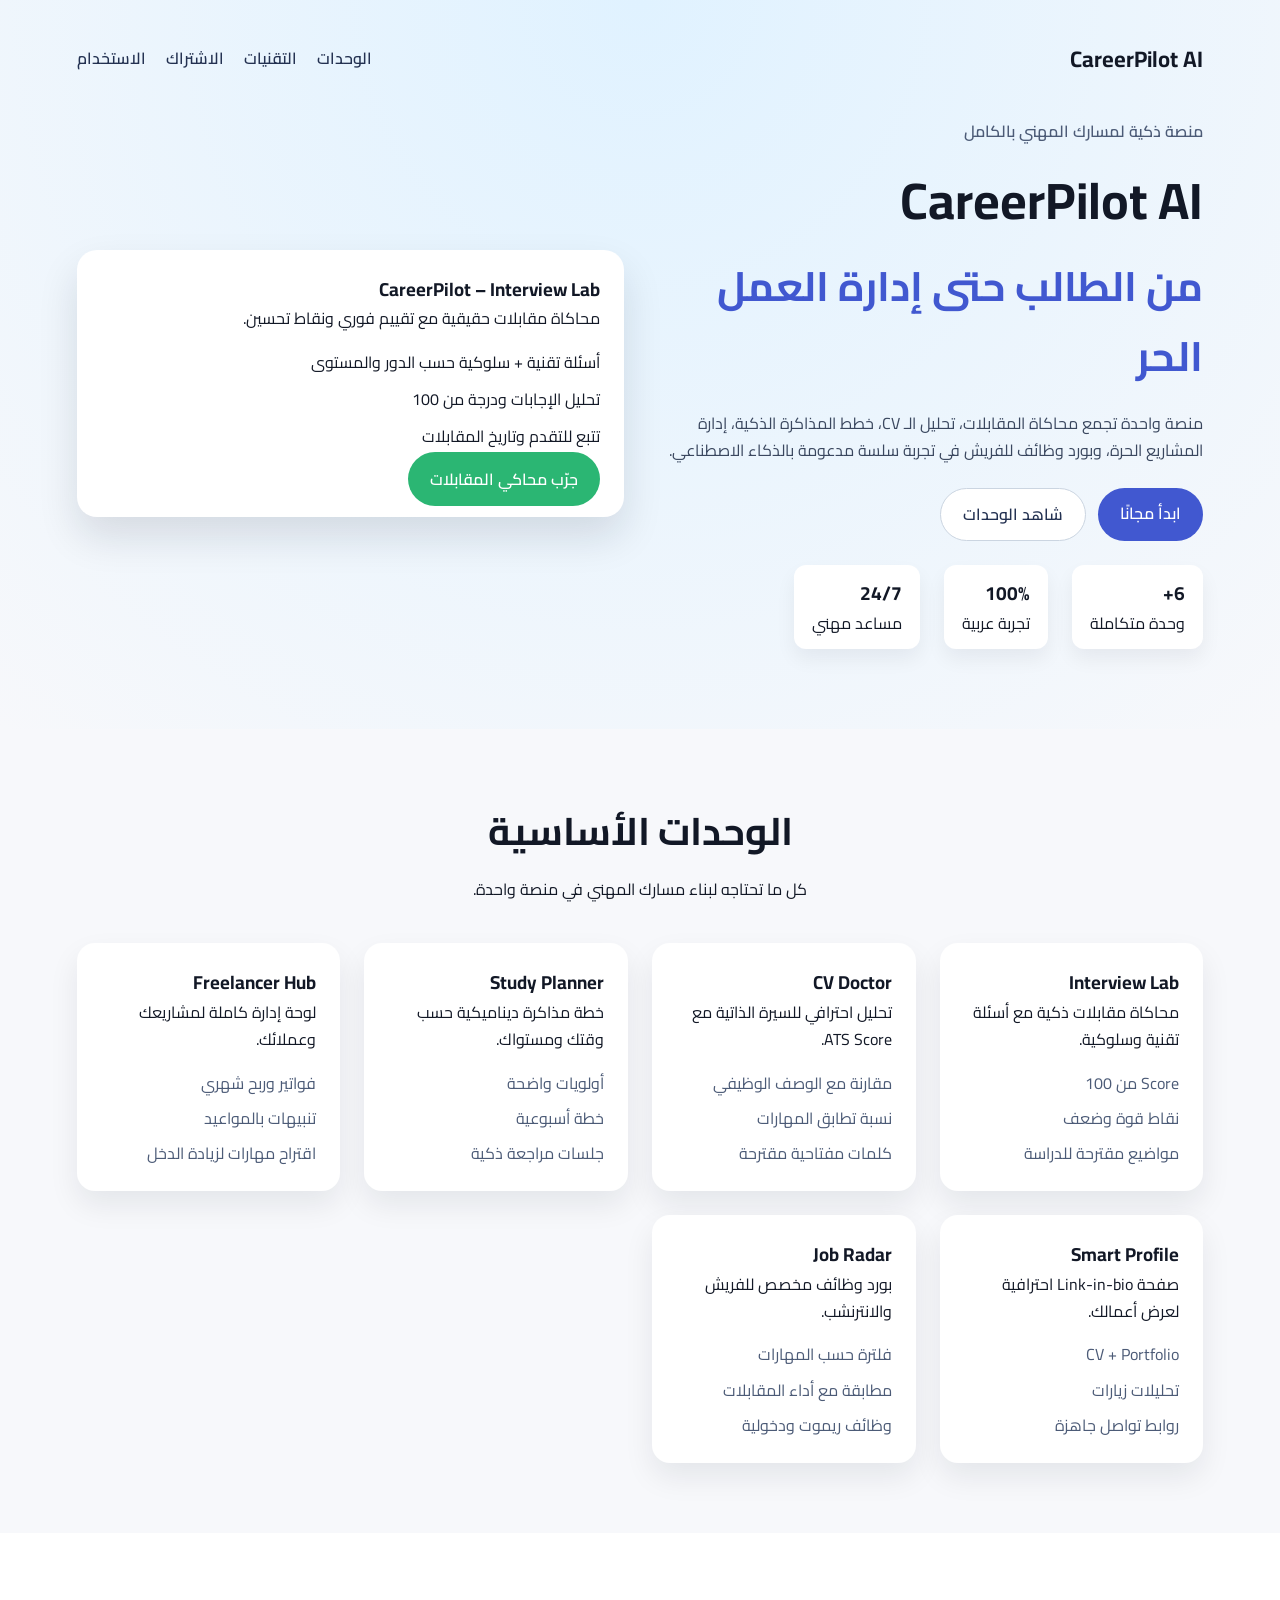
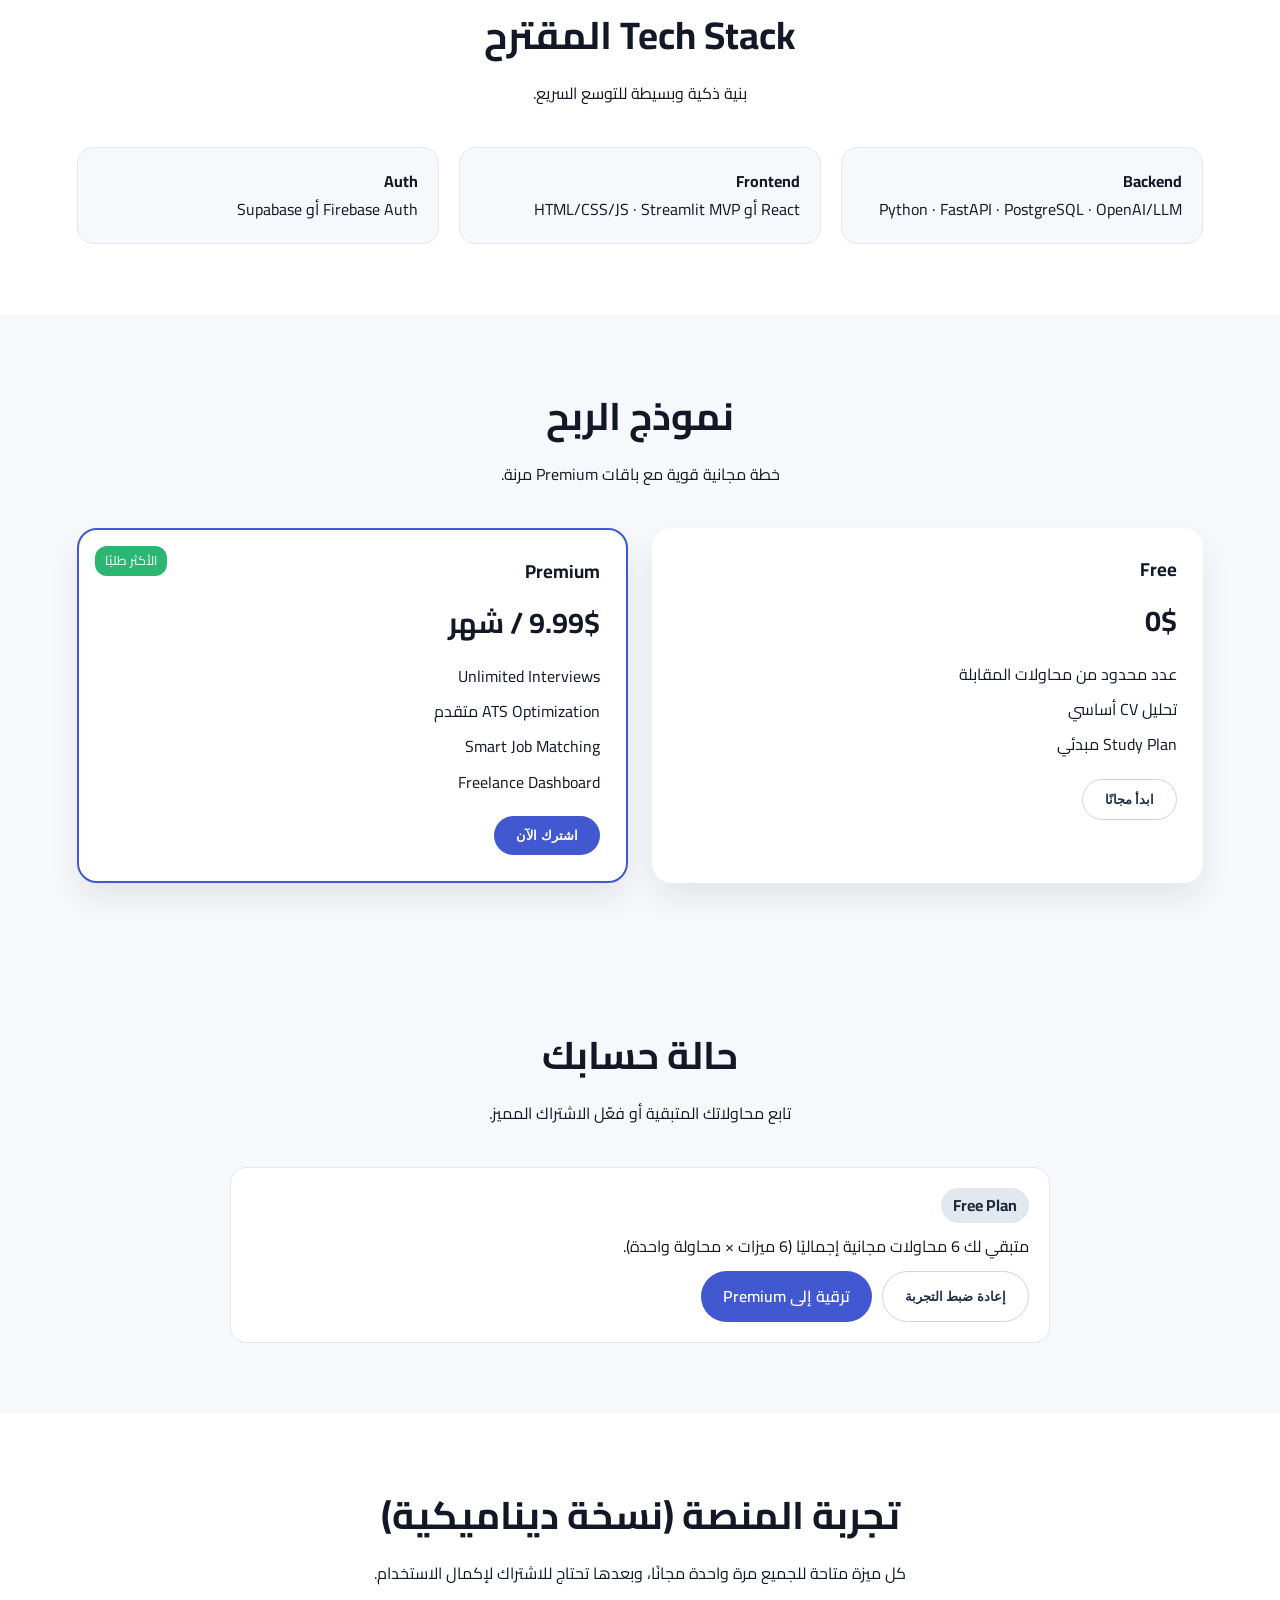
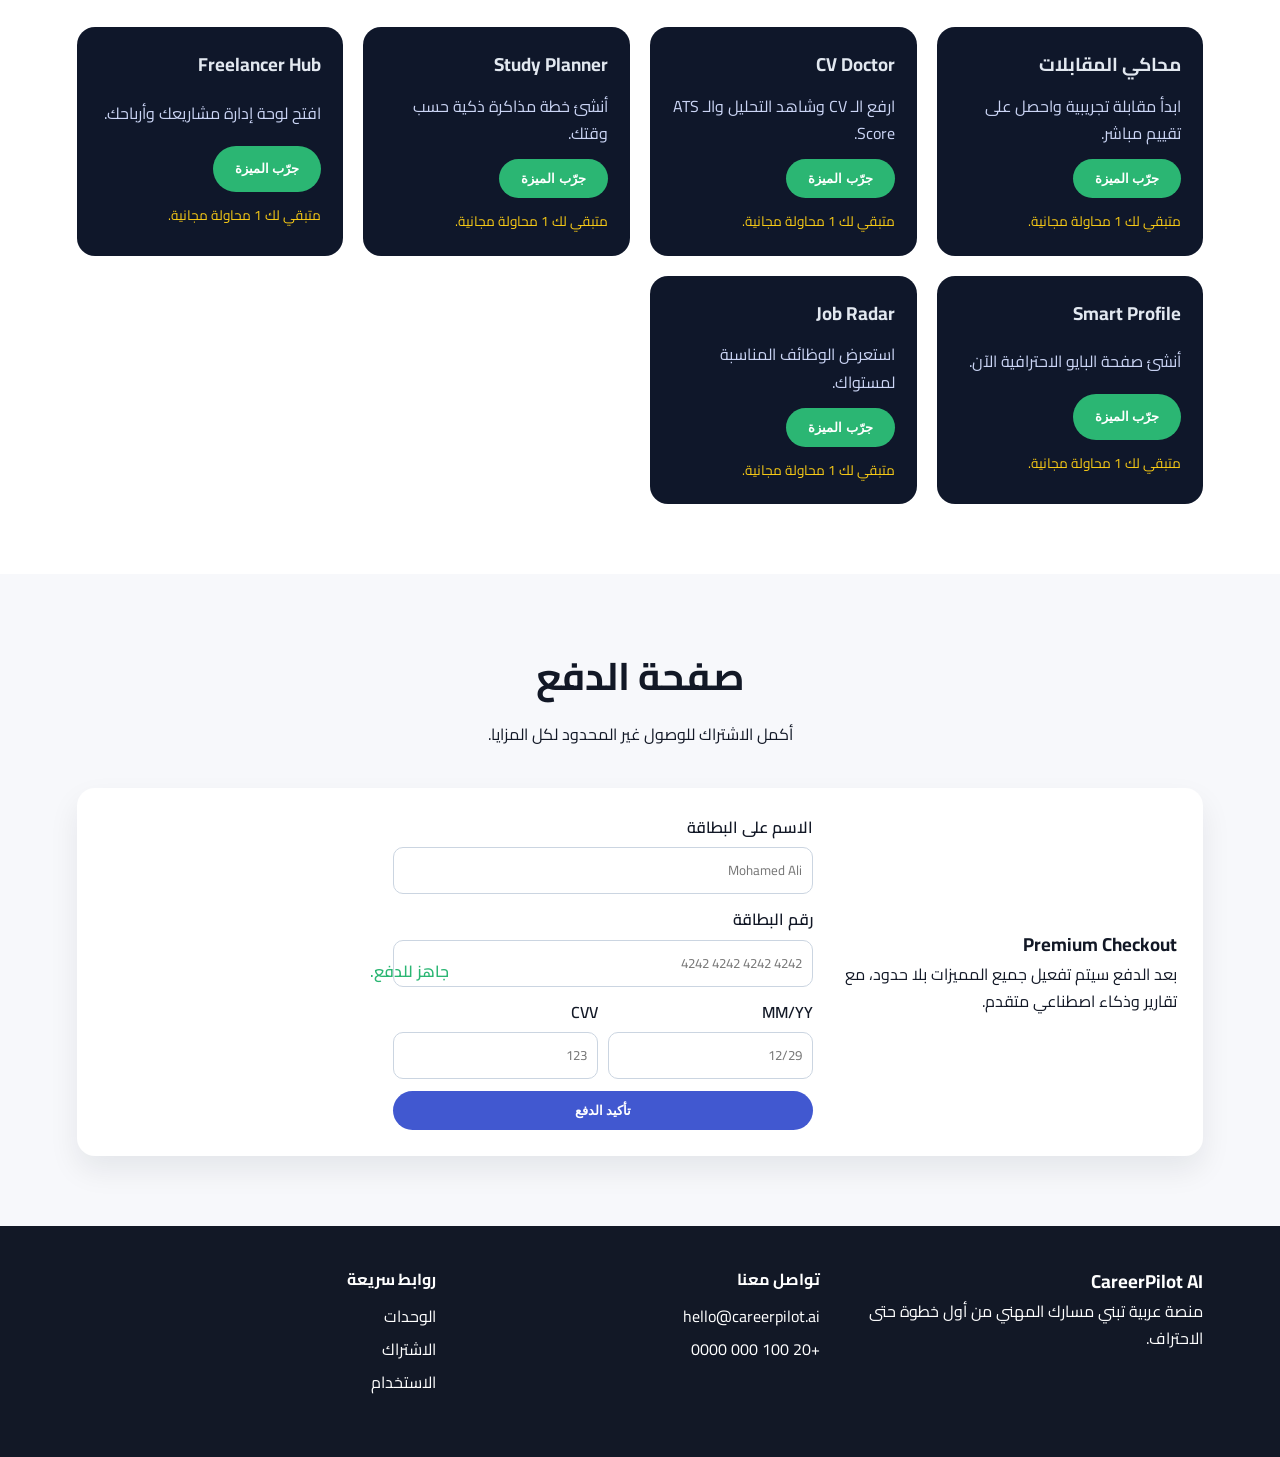
<file: index.html>
<!DOCTYPE html>
<html lang="ar" dir="rtl">
  <head>
    <meta charset="UTF-8" />
    <meta name="viewport" content="width=device-width, initial-scale=1.0" />
    <title>CareerPilot AI</title>
    <link rel="stylesheet" href="styles.css" />
    <link
      rel="preconnect"
      href="https://fonts.googleapis.com"
      crossorigin="anonymous"
    />
    <link
      rel="preconnect"
      href="https://fonts.gstatic.com"
      crossorigin="anonymous"
    />
    <link
      href="https://fonts.googleapis.com/css2?family=Cairo:wght@400;600;700&display=swap"
      rel="stylesheet"
    />
  </head>
  <body>
    <header class="hero">
      <nav class="nav">
        <div class="logo">CareerPilot AI</div>
        <button class="nav__toggle" type="button" aria-label="فتح القائمة">
          ☰
        </button>
        <ul class="nav__links">
          <li><a href="#modules">الوحدات</a></li>
          <li><a href="#stack">التقنيات</a></li>
          <li><a href="#pricing">الاشتراك</a></li>
          <li><a href="#features">الاستخدام</a></li>
        </ul>
      </nav>

      <div class="hero__content">
        <div class="hero__text">
          <p class="eyebrow">منصة ذكية لمسارك المهني بالكامل</p>
          <h1>
            CareerPilot AI
            <span>من الطالب حتى إدارة العمل الحر</span>
          </h1>
          <p class="lead">
            منصة واحدة تجمع محاكاة المقابلات، تحليل الـ CV، خطط المذاكرة
            الذكية، إدارة المشاريع الحرة، وبورد وظائف للفريش في تجربة سلسة
            مدعومة بالذكاء الاصطناعي.
          </p>
          <div class="hero__actions">
            <a class="btn btn--primary" href="#pricing">ابدأ مجانًا</a>
            <a class="btn btn--ghost" href="#modules">شاهد الوحدات</a>
          </div>
          <div class="hero__stats">
            <div>
              <strong>6+</strong>
              <span>وحدة متكاملة</span>
            </div>
            <div>
              <strong>100%</strong>
              <span>تجربة عربية</span>
            </div>
            <div>
              <strong>24/7</strong>
              <span>مساعد مهني</span>
            </div>
          </div>
        </div>
        <div class="hero__card">
          <h3>CareerPilot – Interview Lab</h3>
          <p>محاكاة مقابلات حقيقية مع تقييم فوري ونقاط تحسين.</p>
          <ul>
            <li>أسئلة تقنية + سلوكية حسب الدور والمستوى</li>
            <li>تحليل الإجابات ودرجة من 100</li>
            <li>تتبع للتقدم وتاريخ المقابلات</li>
          </ul>
          <a class="btn btn--secondary" href="interview.html">
            جرّب محاكي المقابلات
          </a>
        </div>
      </div>
    </header>

    <main>
      <section id="modules" class="section">
        <div class="section__header">
          <h2>الوحدات الأساسية</h2>
          <p>كل ما تحتاجه لبناء مسارك المهني في منصة واحدة.</p>
        </div>
        <div class="grid">
          <article class="card">
            <h3>Interview Lab</h3>
            <p>محاكاة مقابلات ذكية مع أسئلة تقنية وسلوكية.</p>
            <ul>
              <li>Score من 100</li>
              <li>نقاط قوة وضعف</li>
              <li>مواضيع مقترحة للدراسة</li>
            </ul>
          </article>
          <article class="card">
            <h3>CV Doctor</h3>
            <p>تحليل احترافي للسيرة الذاتية مع ATS Score.</p>
            <ul>
              <li>مقارنة مع الوصف الوظيفي</li>
              <li>نسبة تطابق المهارات</li>
              <li>كلمات مفتاحية مقترحة</li>
            </ul>
          </article>
          <article class="card">
            <h3>Study Planner</h3>
            <p>خطة مذاكرة ديناميكية حسب وقتك ومستواك.</p>
            <ul>
              <li>أولويات واضحة</li>
              <li>خطة أسبوعية</li>
              <li>جلسات مراجعة ذكية</li>
            </ul>
          </article>
          <article class="card">
            <h3>Freelancer Hub</h3>
            <p>لوحة إدارة كاملة لمشاريعك وعملائك.</p>
            <ul>
              <li>فواتير وربح شهري</li>
              <li>تنبيهات بالمواعيد</li>
              <li>اقتراح مهارات لزيادة الدخل</li>
            </ul>
          </article>
          <article class="card">
            <h3>Smart Profile</h3>
            <p>صفحة Link-in-bio احترافية لعرض أعمالك.</p>
            <ul>
              <li>CV + Portfolio</li>
              <li>تحليلات زيارات</li>
              <li>روابط تواصل جاهزة</li>
            </ul>
          </article>
          <article class="card">
            <h3>Job Radar</h3>
            <p>بورد وظائف مخصص للفريش والانترنشب.</p>
            <ul>
              <li>فلترة حسب المهارات</li>
              <li>مطابقة مع أداء المقابلات</li>
              <li>وظائف ريموت ودخولية</li>
            </ul>
          </article>
        </div>
      </section>

      <section id="stack" class="section section--alt">
        <div class="section__header">
          <h2>Tech Stack المقترح</h2>
          <p>بنية ذكية وبسيطة للتوسع السريع.</p>
        </div>
        <div class="stack">
          <div class="stack__item">
            <h4>Backend</h4>
            <p>Python · FastAPI · PostgreSQL · OpenAI/LLM</p>
          </div>
          <div class="stack__item">
            <h4>Frontend</h4>
            <p>React أو HTML/CSS/JS · Streamlit MVP</p>
          </div>
          <div class="stack__item">
            <h4>Auth</h4>
            <p>Firebase Auth أو Supabase</p>
          </div>
        </div>
      </section>

      <section id="pricing" class="section">
        <div class="section__header">
          <h2>نموذج الربح</h2>
          <p>خطة مجانية قوية مع باقات Premium مرنة.</p>
        </div>
        <div class="pricing">
          <article class="price-card">
            <h3>Free</h3>
            <p class="price">0$</p>
            <ul>
              <li>عدد محدود من محاولات المقابلة</li>
              <li>تحليل CV أساسي</li>
              <li>Study Plan مبدئي</li>
            </ul>
            <button class="btn btn--ghost" type="button" data-plan="free">
              ابدأ مجانًا
            </button>
          </article>
          <article class="price-card price-card--highlight">
            <div class="badge">الأكثر طلبًا</div>
            <h3>Premium</h3>
            <p class="price">9.99$ / شهر</p>
            <ul>
              <li>Unlimited Interviews</li>
              <li>ATS Optimization متقدم</li>
              <li>Smart Job Matching</li>
              <li>Freelance Dashboard</li>
            </ul>
            <button class="btn btn--primary" type="button" data-plan="premium">
              اشترك الآن
            </button>
          </article>
        </div>
      </section>

      <section id="account" class="section">
        <div class="section__header">
          <h2>حالة حسابك</h2>
          <p>تابع محاولاتك المتبقية أو فعّل الاشتراك المميز.</p>
        </div>
        <div class="account-panel">
          <p class="account-badge" data-account-badge>Free Plan</p>
          <p data-account-summary>لم تبدأ أي محاولات بعد.</p>
          <div class="account-actions">
            <button class="btn btn--ghost" type="button" data-reset-usage>إعادة ضبط التجربة</button>
            <a class="btn btn--primary" href="#payment">ترقية إلى Premium</a>
          </div>
        </div>
      </section>

      <section id="features" class="section section--alt">
        <div class="section__header">
          <h2>تجربة المنصة (نسخة ديناميكية)</h2>
          <p>
            كل ميزة متاحة للجميع مرة واحدة مجانًا، وبعدها تحتاج للاشتراك
            لإكمال الاستخدام.
          </p>
        </div>
        <div class="features">
          <article class="feature-card" data-feature="interview">
            <h3>محاكي المقابلات</h3>
            <p>ابدأ مقابلة تجريبية واحصل على تقييم مباشر.</p>
            <button class="btn btn--secondary" type="button" data-open>
              ابدأ المحاكاة
            </button>
            <span class="usage">متاح لك محاولة مجانية واحدة.</span>
          </article>
          <article class="feature-card" data-feature="cv">
            <h3>CV Doctor</h3>
            <p>ارفع الـ CV وشاهد التحليل والـ ATS Score.</p>
            <button class="btn btn--secondary" type="button" data-open>
              حلّل الـ CV
            </button>
            <span class="usage">متاح لك تحليل مجاني واحد.</span>
          </article>
          <article class="feature-card" data-feature="study">
            <h3>Study Planner</h3>
            <p>أنشئ خطة مذاكرة ذكية حسب وقتك.</p>
            <button class="btn btn--secondary" type="button" data-open>
              أنشئ الخطة
            </button>
            <span class="usage">متاح لك خطة مجانية واحدة.</span>
          </article>
          <article class="feature-card" data-feature="freelance">
            <h3>Freelancer Hub</h3>
            <p>افتح لوحة إدارة مشاريعك وأرباحك.</p>
            <button class="btn btn--secondary" type="button" data-open>
              افتح اللوحة
            </button>
            <span class="usage">متاح لك دخول مجاني واحد.</span>
          </article>
          <article class="feature-card" data-feature="profile">
            <h3>Smart Profile</h3>
            <p>أنشئ صفحة البايو الاحترافية الآن.</p>
            <button class="btn btn--secondary" type="button" data-open>
              أنشئ صفحتك
            </button>
            <span class="usage">متاح لك إنشاء مجاني واحد.</span>
          </article>
          <article class="feature-card" data-feature="jobs">
            <h3>Job Radar</h3>
            <p>استعرض الوظائف المناسبة لمستواك.</p>
            <button class="btn btn--secondary" type="button" data-open>
              اعرض الوظائف
            </button>
            <span class="usage">متاح لك بحث مجاني واحد.</span>
          </article>
        </div>
      </section>

      <section id="payment" class="section">
        <div class="section__header">
          <h2>صفحة الدفع</h2>
          <p>أكمل الاشتراك للوصول غير المحدود لكل المزايا.</p>
        </div>
        <div class="payment">
          <div>
            <h3>Premium Checkout</h3>
            <p>
              بعد الدفع سيتم تفعيل جميع المميزات بلا حدود، مع تقارير وذكاء
              اصطناعي متقدم.
            </p>
          </div>
          <form class="payment-form" data-payment-form>
            <label>
              الاسم على البطاقة
              <input type="text" name="holder" placeholder="Mohamed Ali" required />
            </label>
            <label>
              رقم البطاقة
              <input type="text" name="card" inputmode="numeric" placeholder="4242 4242 4242 4242" required />
            </label>
            <div class="payment-form__row">
              <label>
                MM/YY
                <input type="text" name="expiry" placeholder="12/29" required />
              </label>
              <label>
                CVV
                <input type="password" name="cvv" inputmode="numeric" placeholder="123" required />
              </label>
            </div>
            <button class="btn btn--primary" type="submit" data-pay>
              تأكيد الدفع
            </button>
          </form>
          <span class="payment__status">جاهز للدفع.</span>
        </div>
      </section>
    </main>

    <footer class="footer">
      <div>
        <h3>CareerPilot AI</h3>
        <p>منصة عربية تبني مسارك المهني من أول خطوة حتى الاحتراف.</p>
      </div>
      <div>
        <h4>تواصل معنا</h4>
        <ul>
          <li>hello@careerpilot.ai</li>
          <li>+20 100 000 0000</li>
        </ul>
      </div>
      <div>
        <h4>روابط سريعة</h4>
        <ul>
          <li><a href="#modules">الوحدات</a></li>
          <li><a href="#pricing">الاشتراك</a></li>
          <li><a href="#features">الاستخدام</a></li>
        </ul>
      </div>
    </footer>

    <script src="script.js"></script>
  </body>
</html>
</file>
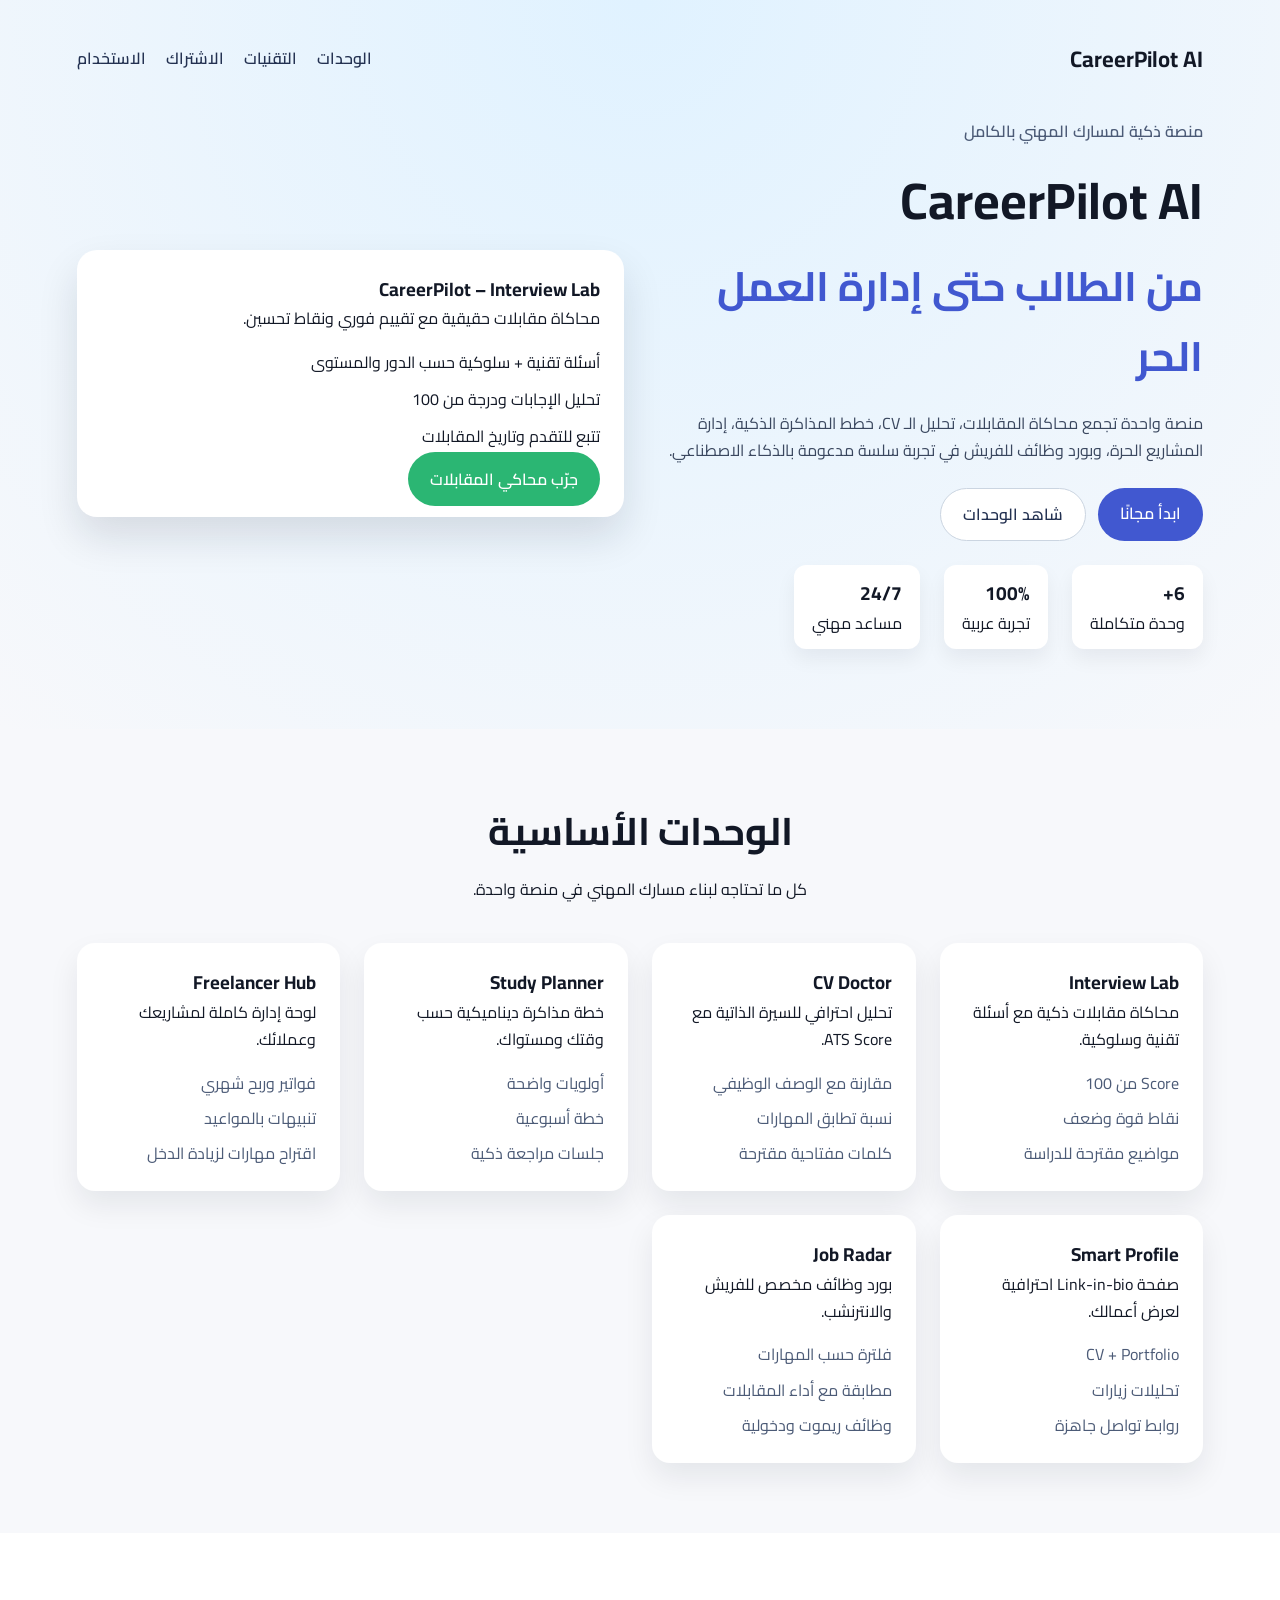
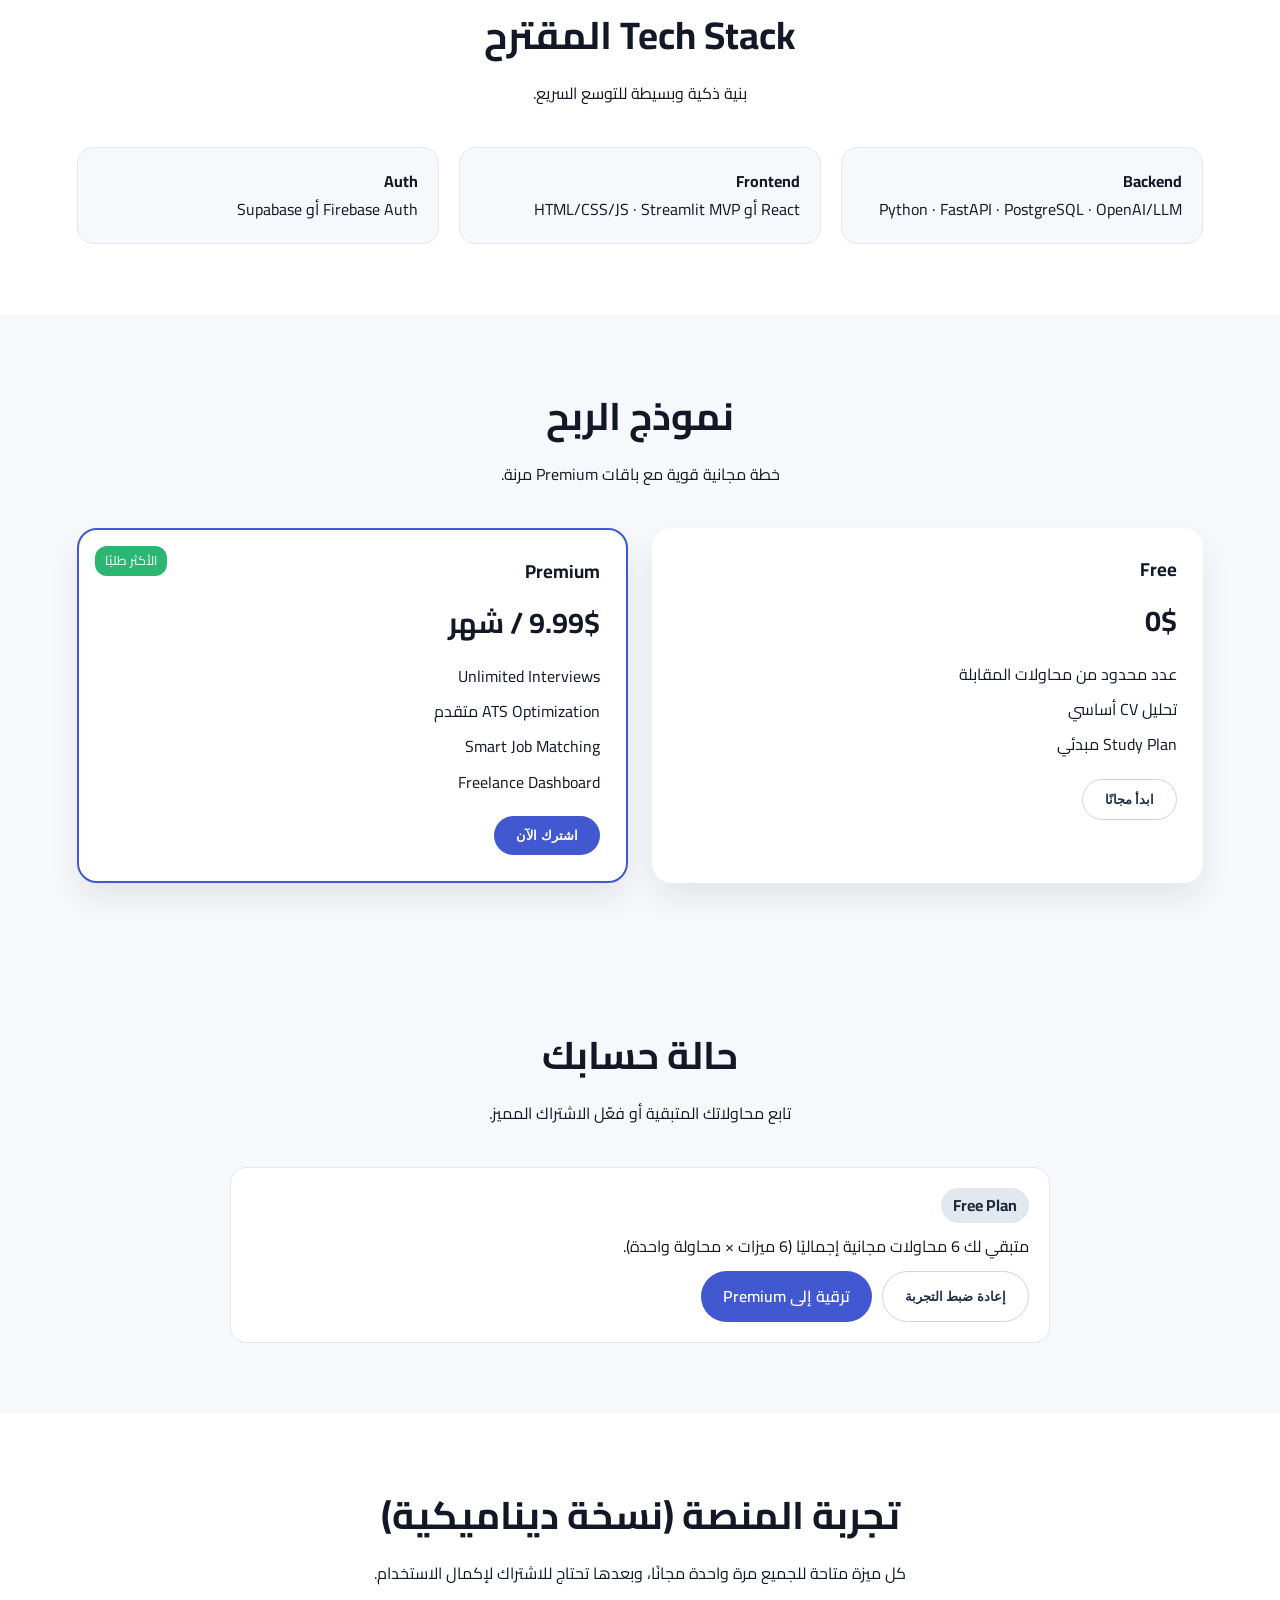
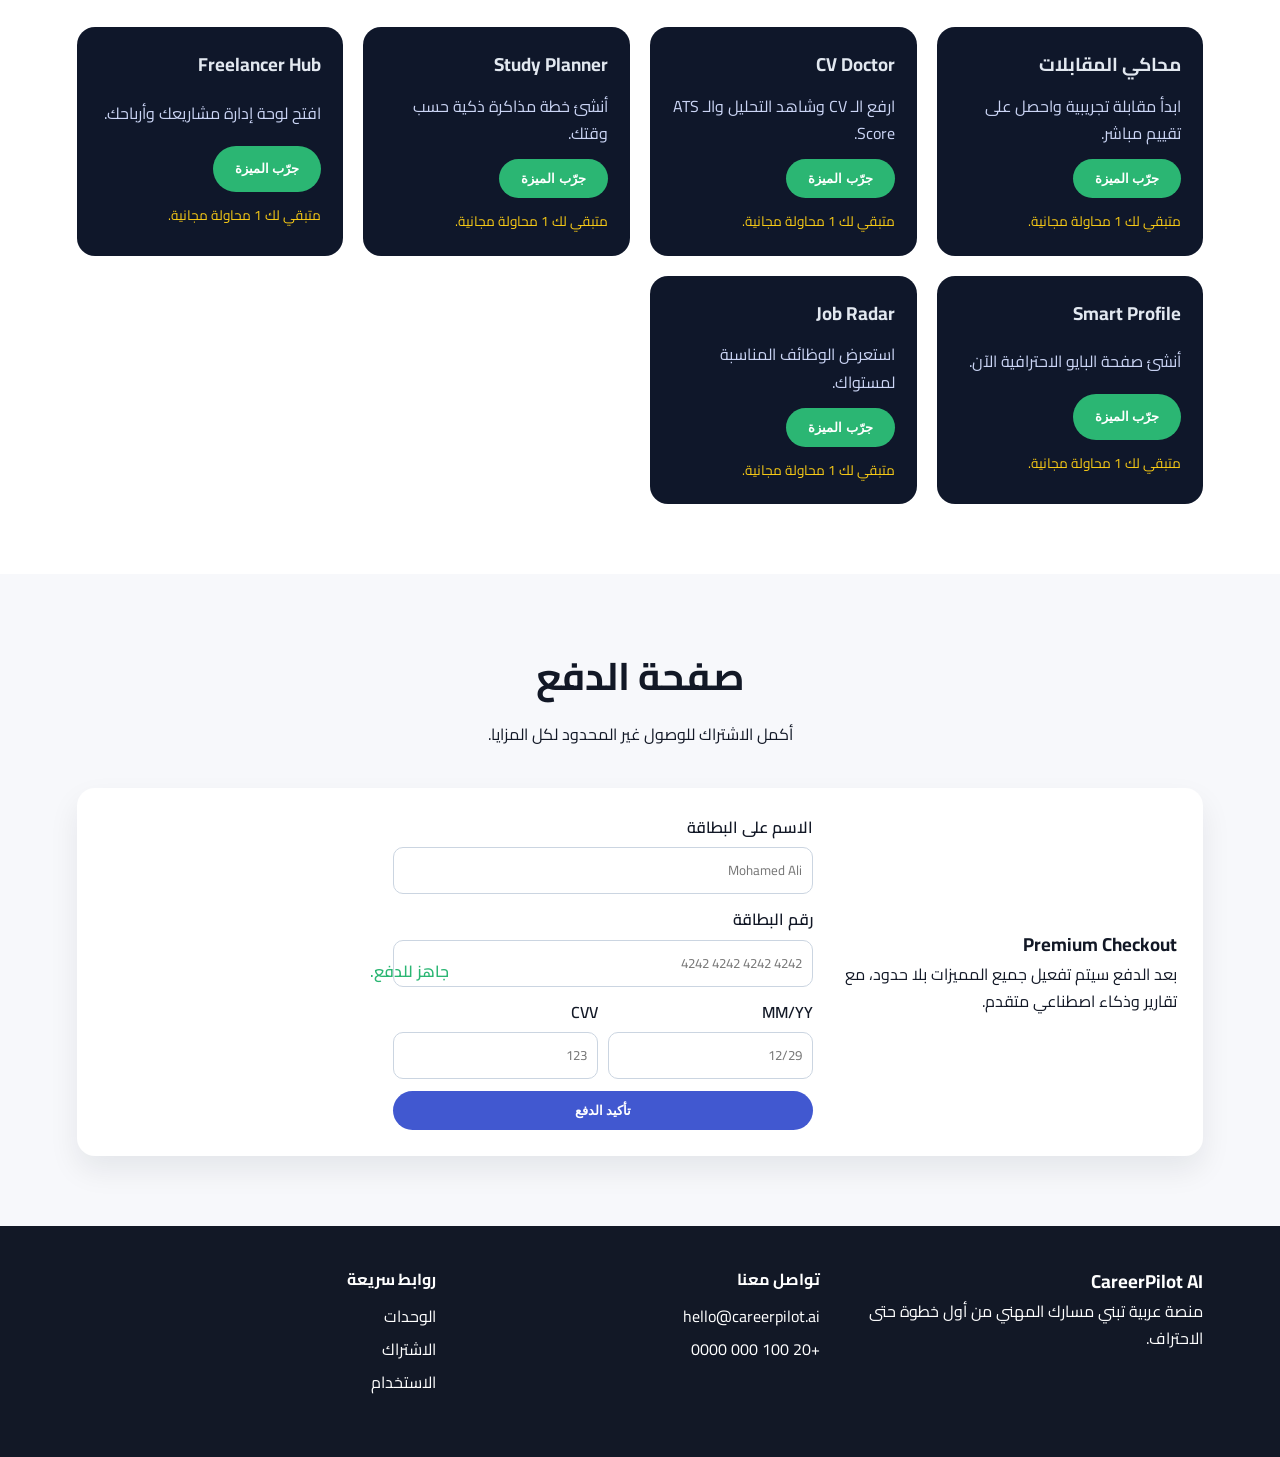
<file: Career pilot ai/index.html>
<!DOCTYPE html>
<html lang="ar" dir="rtl">
  <head>
    <meta charset="UTF-8" />
    <meta name="viewport" content="width=device-width, initial-scale=1.0" />
    <title>CareerPilot AI</title>
    <link rel="stylesheet" href="styles.css" />
    <link
      rel="preconnect"
      href="https://fonts.googleapis.com"
      crossorigin="anonymous"
    />
    <link
      rel="preconnect"
      href="https://fonts.gstatic.com"
      crossorigin="anonymous"
    />
    <link
      href="https://fonts.googleapis.com/css2?family=Cairo:wght@400;600;700&display=swap"
      rel="stylesheet"
    />
  </head>
  <body>
    <header class="hero">
      <nav class="nav">
        <div class="logo">CareerPilot AI</div>
        <button class="nav__toggle" type="button" aria-label="فتح القائمة">
          ☰
        </button>
        <ul class="nav__links">
          <li><a href="#modules">الوحدات</a></li>
          <li><a href="#stack">التقنيات</a></li>
          <li><a href="#pricing">الاشتراك</a></li>
          <li><a href="#features">الاستخدام</a></li>
        </ul>
      </nav>

      <div class="hero__content">
        <div class="hero__text">
          <p class="eyebrow">منصة ذكية لمسارك المهني بالكامل</p>
          <h1>
            CareerPilot AI
            <span>من الطالب حتى إدارة العمل الحر</span>
          </h1>
          <p class="lead">
            منصة واحدة تجمع محاكاة المقابلات، تحليل الـ CV، خطط المذاكرة
            الذكية، إدارة المشاريع الحرة، وبورد وظائف للفريش في تجربة سلسة
            مدعومة بالذكاء الاصطناعي.
          </p>
          <div class="hero__actions">
            <a class="btn btn--primary" href="#pricing">ابدأ مجانًا</a>
            <a class="btn btn--ghost" href="#modules">شاهد الوحدات</a>
          </div>
          <div class="hero__stats">
            <div>
              <strong>6+</strong>
              <span>وحدة متكاملة</span>
            </div>
            <div>
              <strong>100%</strong>
              <span>تجربة عربية</span>
            </div>
            <div>
              <strong>24/7</strong>
              <span>مساعد مهني</span>
            </div>
          </div>
        </div>
        <div class="hero__card">
          <h3>CareerPilot – Interview Lab</h3>
          <p>محاكاة مقابلات حقيقية مع تقييم فوري ونقاط تحسين.</p>
          <ul>
            <li>أسئلة تقنية + سلوكية حسب الدور والمستوى</li>
            <li>تحليل الإجابات ودرجة من 100</li>
            <li>تتبع للتقدم وتاريخ المقابلات</li>
          </ul>
          <a class="btn btn--secondary" href="interview.html">
            جرّب محاكي المقابلات
          </a>
        </div>
      </div>
    </header>

    <main>
      <section id="modules" class="section">
        <div class="section__header">
          <h2>الوحدات الأساسية</h2>
          <p>كل ما تحتاجه لبناء مسارك المهني في منصة واحدة.</p>
        </div>
        <div class="grid">
          <article class="card">
            <h3>Interview Lab</h3>
            <p>محاكاة مقابلات ذكية مع أسئلة تقنية وسلوكية.</p>
            <ul>
              <li>Score من 100</li>
              <li>نقاط قوة وضعف</li>
              <li>مواضيع مقترحة للدراسة</li>
            </ul>
          </article>
          <article class="card">
            <h3>CV Doctor</h3>
            <p>تحليل احترافي للسيرة الذاتية مع ATS Score.</p>
            <ul>
              <li>مقارنة مع الوصف الوظيفي</li>
              <li>نسبة تطابق المهارات</li>
              <li>كلمات مفتاحية مقترحة</li>
            </ul>
          </article>
          <article class="card">
            <h3>Study Planner</h3>
            <p>خطة مذاكرة ديناميكية حسب وقتك ومستواك.</p>
            <ul>
              <li>أولويات واضحة</li>
              <li>خطة أسبوعية</li>
              <li>جلسات مراجعة ذكية</li>
            </ul>
          </article>
          <article class="card">
            <h3>Freelancer Hub</h3>
            <p>لوحة إدارة كاملة لمشاريعك وعملائك.</p>
            <ul>
              <li>فواتير وربح شهري</li>
              <li>تنبيهات بالمواعيد</li>
              <li>اقتراح مهارات لزيادة الدخل</li>
            </ul>
          </article>
          <article class="card">
            <h3>Smart Profile</h3>
            <p>صفحة Link-in-bio احترافية لعرض أعمالك.</p>
            <ul>
              <li>CV + Portfolio</li>
              <li>تحليلات زيارات</li>
              <li>روابط تواصل جاهزة</li>
            </ul>
          </article>
          <article class="card">
            <h3>Job Radar</h3>
            <p>بورد وظائف مخصص للفريش والانترنشب.</p>
            <ul>
              <li>فلترة حسب المهارات</li>
              <li>مطابقة مع أداء المقابلات</li>
              <li>وظائف ريموت ودخولية</li>
            </ul>
          </article>
        </div>
      </section>

      <section id="stack" class="section section--alt">
        <div class="section__header">
          <h2>Tech Stack المقترح</h2>
          <p>بنية ذكية وبسيطة للتوسع السريع.</p>
        </div>
        <div class="stack">
          <div class="stack__item">
            <h4>Backend</h4>
            <p>Python · FastAPI · PostgreSQL · OpenAI/LLM</p>
          </div>
          <div class="stack__item">
            <h4>Frontend</h4>
            <p>React أو HTML/CSS/JS · Streamlit MVP</p>
          </div>
          <div class="stack__item">
            <h4>Auth</h4>
            <p>Firebase Auth أو Supabase</p>
          </div>
        </div>
      </section>

      <section id="pricing" class="section">
        <div class="section__header">
          <h2>نموذج الربح</h2>
          <p>خطة مجانية قوية مع باقات Premium مرنة.</p>
        </div>
        <div class="pricing">
          <article class="price-card">
            <h3>Free</h3>
            <p class="price">0$</p>
            <ul>
              <li>عدد محدود من محاولات المقابلة</li>
              <li>تحليل CV أساسي</li>
              <li>Study Plan مبدئي</li>
            </ul>
            <button class="btn btn--ghost" type="button" data-plan="free">
              ابدأ مجانًا
            </button>
          </article>
          <article class="price-card price-card--highlight">
            <div class="badge">الأكثر طلبًا</div>
            <h3>Premium</h3>
            <p class="price">9.99$ / شهر</p>
            <ul>
              <li>Unlimited Interviews</li>
              <li>ATS Optimization متقدم</li>
              <li>Smart Job Matching</li>
              <li>Freelance Dashboard</li>
            </ul>
            <button class="btn btn--primary" type="button" data-plan="premium">
              اشترك الآن
            </button>
          </article>
        </div>
      </section>

      <section id="account" class="section">
        <div class="section__header">
          <h2>حالة حسابك</h2>
          <p>تابع محاولاتك المتبقية أو فعّل الاشتراك المميز.</p>
        </div>
        <div class="account-panel">
          <p class="account-badge" data-account-badge>Free Plan</p>
          <p data-account-summary>لم تبدأ أي محاولات بعد.</p>
          <div class="account-actions">
            <button class="btn btn--ghost" type="button" data-reset-usage>إعادة ضبط التجربة</button>
            <a class="btn btn--primary" href="#payment">ترقية إلى Premium</a>
          </div>
        </div>
      </section>

      <section id="features" class="section section--alt">
        <div class="section__header">
          <h2>تجربة المنصة (نسخة ديناميكية)</h2>
          <p>
            كل ميزة متاحة للجميع مرة واحدة مجانًا، وبعدها تحتاج للاشتراك
            لإكمال الاستخدام.
          </p>
        </div>
        <div class="features">
          <article class="feature-card" data-feature="interview">
            <h3>محاكي المقابلات</h3>
            <p>ابدأ مقابلة تجريبية واحصل على تقييم مباشر.</p>
            <button class="btn btn--secondary" type="button" data-open>
              ابدأ المحاكاة
            </button>
            <span class="usage">متاح لك محاولة مجانية واحدة.</span>
          </article>
          <article class="feature-card" data-feature="cv">
            <h3>CV Doctor</h3>
            <p>ارفع الـ CV وشاهد التحليل والـ ATS Score.</p>
            <button class="btn btn--secondary" type="button" data-open>
              حلّل الـ CV
            </button>
            <span class="usage">متاح لك تحليل مجاني واحد.</span>
          </article>
          <article class="feature-card" data-feature="study">
            <h3>Study Planner</h3>
            <p>أنشئ خطة مذاكرة ذكية حسب وقتك.</p>
            <button class="btn btn--secondary" type="button" data-open>
              أنشئ الخطة
            </button>
            <span class="usage">متاح لك خطة مجانية واحدة.</span>
          </article>
          <article class="feature-card" data-feature="freelance">
            <h3>Freelancer Hub</h3>
            <p>افتح لوحة إدارة مشاريعك وأرباحك.</p>
            <button class="btn btn--secondary" type="button" data-open>
              افتح اللوحة
            </button>
            <span class="usage">متاح لك دخول مجاني واحد.</span>
          </article>
          <article class="feature-card" data-feature="profile">
            <h3>Smart Profile</h3>
            <p>أنشئ صفحة البايو الاحترافية الآن.</p>
            <button class="btn btn--secondary" type="button" data-open>
              أنشئ صفحتك
            </button>
            <span class="usage">متاح لك إنشاء مجاني واحد.</span>
          </article>
          <article class="feature-card" data-feature="jobs">
            <h3>Job Radar</h3>
            <p>استعرض الوظائف المناسبة لمستواك.</p>
            <button class="btn btn--secondary" type="button" data-open>
              اعرض الوظائف
            </button>
            <span class="usage">متاح لك بحث مجاني واحد.</span>
          </article>
        </div>
      </section>

      <section id="payment" class="section">
        <div class="section__header">
          <h2>صفحة الدفع</h2>
          <p>أكمل الاشتراك للوصول غير المحدود لكل المزايا.</p>
        </div>
        <div class="payment">
          <div>
            <h3>Premium Checkout</h3>
            <p>
              بعد الدفع سيتم تفعيل جميع المميزات بلا حدود، مع تقارير وذكاء
              اصطناعي متقدم.
            </p>
          </div>
          <form class="payment-form" data-payment-form>
            <label>
              الاسم على البطاقة
              <input type="text" name="holder" placeholder="Mohamed Ali" required />
            </label>
            <label>
              رقم البطاقة
              <input type="text" name="card" inputmode="numeric" placeholder="4242 4242 4242 4242" required />
            </label>
            <div class="payment-form__row">
              <label>
                MM/YY
                <input type="text" name="expiry" placeholder="12/29" required />
              </label>
              <label>
                CVV
                <input type="password" name="cvv" inputmode="numeric" placeholder="123" required />
              </label>
            </div>
            <button class="btn btn--primary" type="submit" data-pay>
              تأكيد الدفع
            </button>
          </form>
          <span class="payment__status">جاهز للدفع.</span>
        </div>
      </section>
    </main>

    <footer class="footer">
      <div>
        <h3>CareerPilot AI</h3>
        <p>منصة عربية تبني مسارك المهني من أول خطوة حتى الاحتراف.</p>
      </div>
      <div>
        <h4>تواصل معنا</h4>
        <ul>
          <li>hello@careerpilot.ai</li>
          <li>+20 100 000 0000</li>
        </ul>
      </div>
      <div>
        <h4>روابط سريعة</h4>
        <ul>
          <li><a href="#modules">الوحدات</a></li>
          <li><a href="#pricing">الاشتراك</a></li>
          <li><a href="#features">الاستخدام</a></li>
        </ul>
      </div>
    </footer>

    <script src="script.js"></script>
  </body>
</html>
</file>
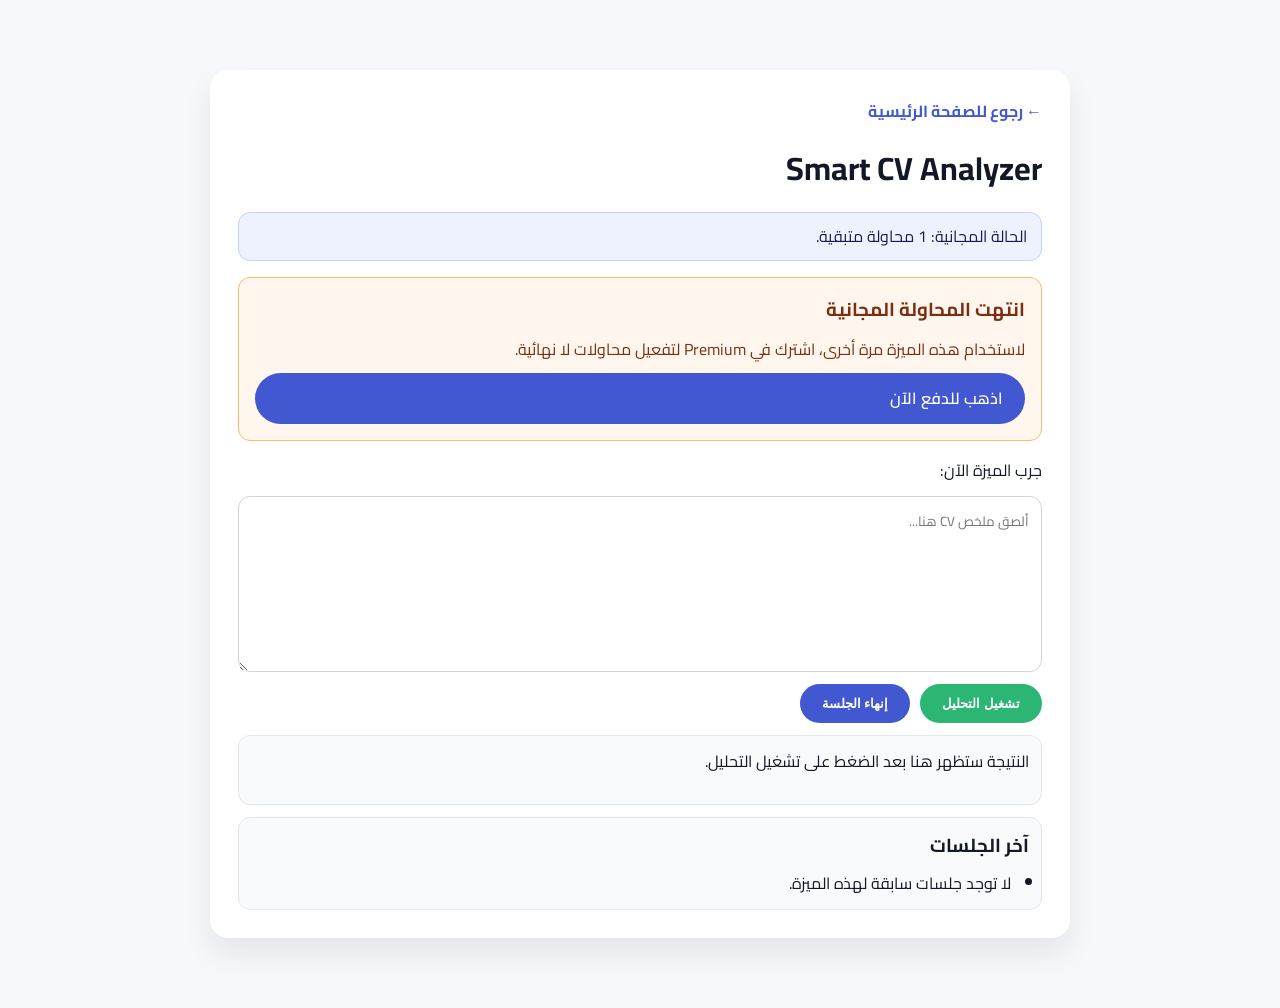
<file: cv.html>
<!DOCTYPE html>
<html lang="ar" dir="rtl">
  <head>
    <meta charset="UTF-8" />
    <meta name="viewport" content="width=device-width, initial-scale=1.0" />
    <title>CareerPilot Feature</title>
    <link rel="stylesheet" href="styles.css" />
    <link rel="preconnect" href="https://fonts.googleapis.com" crossorigin="anonymous" />
    <link rel="preconnect" href="https://fonts.gstatic.com" crossorigin="anonymous" />
    <link href="https://fonts.googleapis.com/css2?family=Cairo:wght@400;600;700&display=swap" rel="stylesheet" />
  </head>
  <body data-feature="cv">
    <main class="section">
      <div class="feature-page">
        <a class="back-link" href="index.html#features">← رجوع للصفحة الرئيسية</a>
        <h1 data-feature-title>Feature</h1>
        <p class="feature-status" data-status></p>

        <div data-locked hidden class="locked-box">
          <h3>انتهت المحاولة المجانية</h3>
          <p>لاستخدام هذه الميزة مرة أخرى، اشترك في Premium لتفعيل محاولات لا نهائية.</p>
          <a class="btn btn--primary" href="index.html#payment">اذهب للدفع الآن</a>
        </div>

        <section data-workspace class="workspace">
          <label for="feature-input">جرب الميزة الآن:</label>
          <textarea id="feature-input" data-input rows="6"></textarea>
          <div class="workspace__actions">
            <button class="btn btn--secondary" type="button" data-run>تشغيل التحليل</button>
            <button class="btn btn--primary" type="button" data-finish>إنهاء الجلسة</button>
          </div>
          <div class="result-box" data-result>النتيجة ستظهر هنا بعد الضغط على تشغيل التحليل.</div>
          <div class="history-box">
            <h3>آخر الجلسات</h3>
            <ul data-history></ul>
          </div>
        </section>
      </div>
    </main>

    <script src="feature.js"></script>
  </body>
</html>
</file>
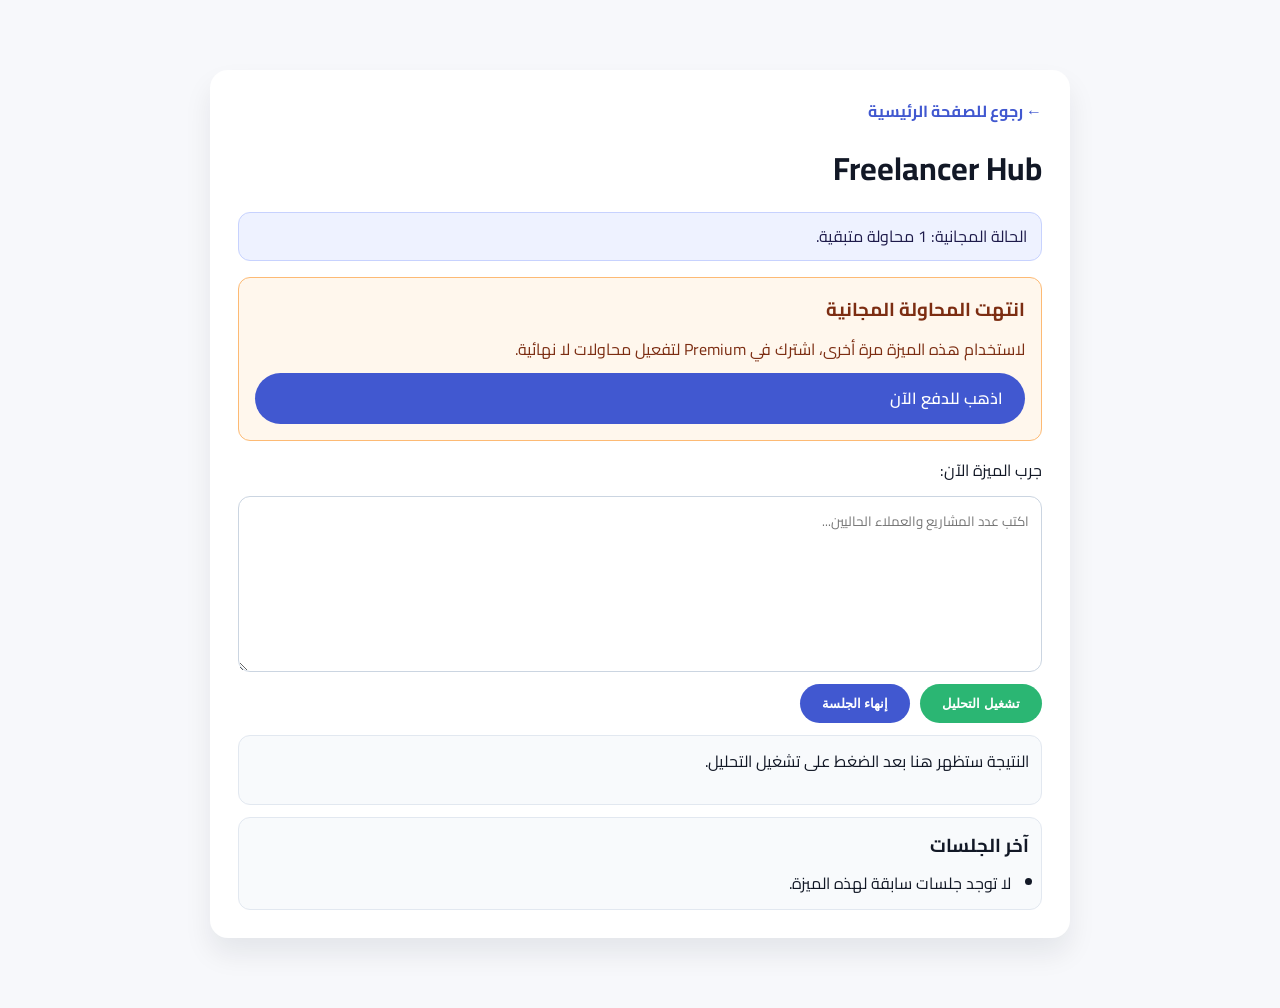
<file: freelance.html>
<!DOCTYPE html>
<html lang="ar" dir="rtl">
  <head>
    <meta charset="UTF-8" />
    <meta name="viewport" content="width=device-width, initial-scale=1.0" />
    <title>CareerPilot Feature</title>
    <link rel="stylesheet" href="styles.css" />
    <link rel="preconnect" href="https://fonts.googleapis.com" crossorigin="anonymous" />
    <link rel="preconnect" href="https://fonts.gstatic.com" crossorigin="anonymous" />
    <link href="https://fonts.googleapis.com/css2?family=Cairo:wght@400;600;700&display=swap" rel="stylesheet" />
  </head>
  <body data-feature="freelance">
    <main class="section">
      <div class="feature-page">
        <a class="back-link" href="index.html#features">← رجوع للصفحة الرئيسية</a>
        <h1 data-feature-title>Feature</h1>
        <p class="feature-status" data-status></p>

        <div data-locked hidden class="locked-box">
          <h3>انتهت المحاولة المجانية</h3>
          <p>لاستخدام هذه الميزة مرة أخرى، اشترك في Premium لتفعيل محاولات لا نهائية.</p>
          <a class="btn btn--primary" href="index.html#payment">اذهب للدفع الآن</a>
        </div>

        <section data-workspace class="workspace">
          <label for="feature-input">جرب الميزة الآن:</label>
          <textarea id="feature-input" data-input rows="6"></textarea>
          <div class="workspace__actions">
            <button class="btn btn--secondary" type="button" data-run>تشغيل التحليل</button>
            <button class="btn btn--primary" type="button" data-finish>إنهاء الجلسة</button>
          </div>
          <div class="result-box" data-result>النتيجة ستظهر هنا بعد الضغط على تشغيل التحليل.</div>
          <div class="history-box">
            <h3>آخر الجلسات</h3>
            <ul data-history></ul>
          </div>
        </section>
      </div>
    </main>

    <script src="feature.js"></script>
  </body>
</html>
</file>
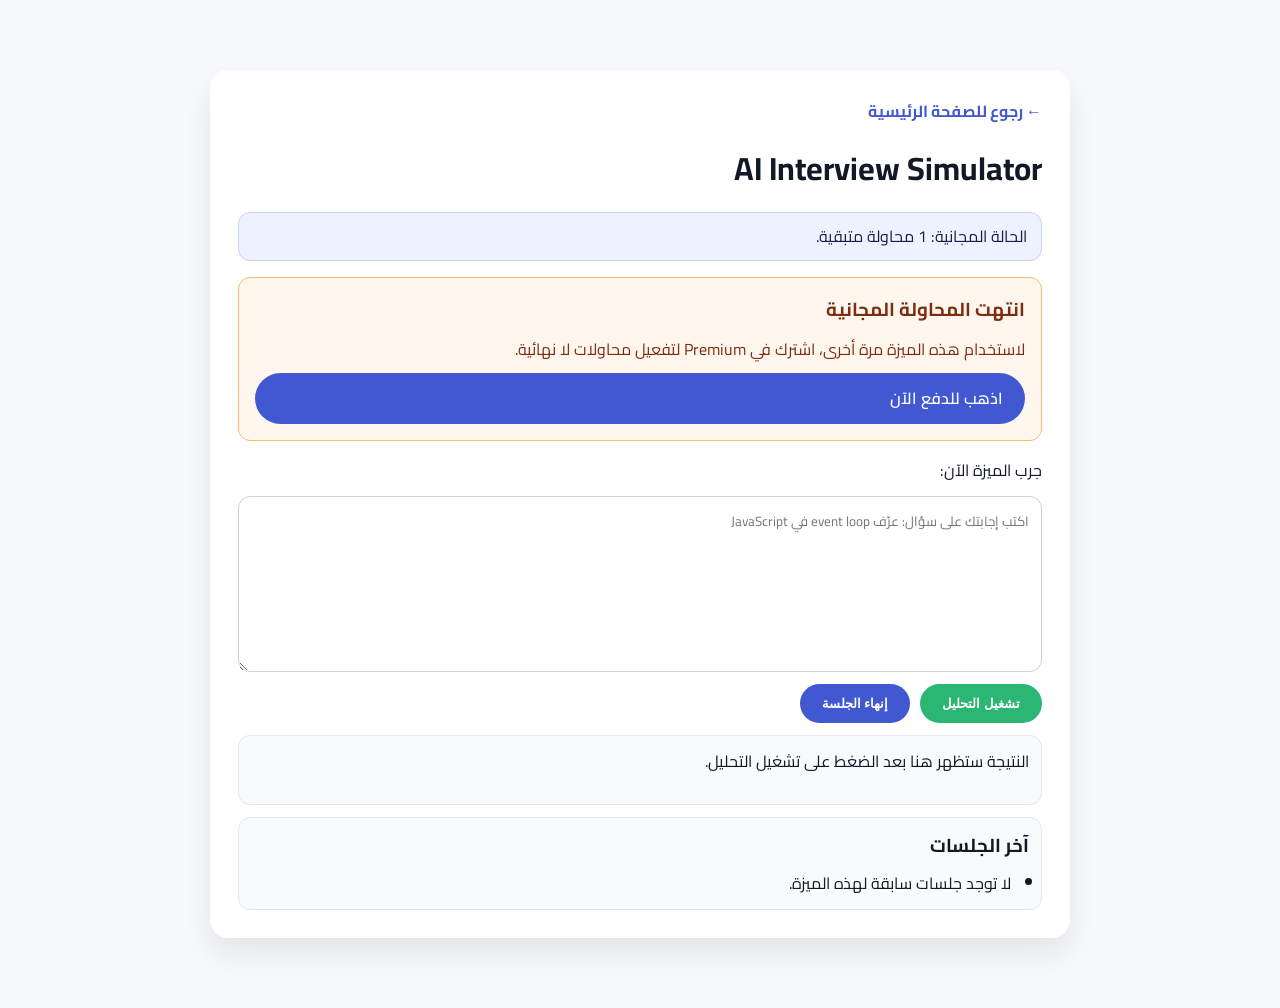
<file: interview.html>
<!DOCTYPE html>
<html lang="ar" dir="rtl">
  <head>
    <meta charset="UTF-8" />
    <meta name="viewport" content="width=device-width, initial-scale=1.0" />
    <title>CareerPilot Feature</title>
    <link rel="stylesheet" href="styles.css" />
    <link rel="preconnect" href="https://fonts.googleapis.com" crossorigin="anonymous" />
    <link rel="preconnect" href="https://fonts.gstatic.com" crossorigin="anonymous" />
    <link href="https://fonts.googleapis.com/css2?family=Cairo:wght@400;600;700&display=swap" rel="stylesheet" />
  </head>
  <body data-feature="interview">
    <main class="section">
      <div class="feature-page">
        <a class="back-link" href="index.html#features">← رجوع للصفحة الرئيسية</a>
        <h1 data-feature-title>Feature</h1>
        <p class="feature-status" data-status></p>

        <div data-locked hidden class="locked-box">
          <h3>انتهت المحاولة المجانية</h3>
          <p>لاستخدام هذه الميزة مرة أخرى، اشترك في Premium لتفعيل محاولات لا نهائية.</p>
          <a class="btn btn--primary" href="index.html#payment">اذهب للدفع الآن</a>
        </div>

        <section data-workspace class="workspace">
          <label for="feature-input">جرب الميزة الآن:</label>
          <textarea id="feature-input" data-input rows="6"></textarea>
          <div class="workspace__actions">
            <button class="btn btn--secondary" type="button" data-run>تشغيل التحليل</button>
            <button class="btn btn--primary" type="button" data-finish>إنهاء الجلسة</button>
          </div>
          <div class="result-box" data-result>النتيجة ستظهر هنا بعد الضغط على تشغيل التحليل.</div>
          <div class="history-box">
            <h3>آخر الجلسات</h3>
            <ul data-history></ul>
          </div>
        </section>
      </div>
    </main>

    <script src="feature.js"></script>
  </body>
</html>
</file>
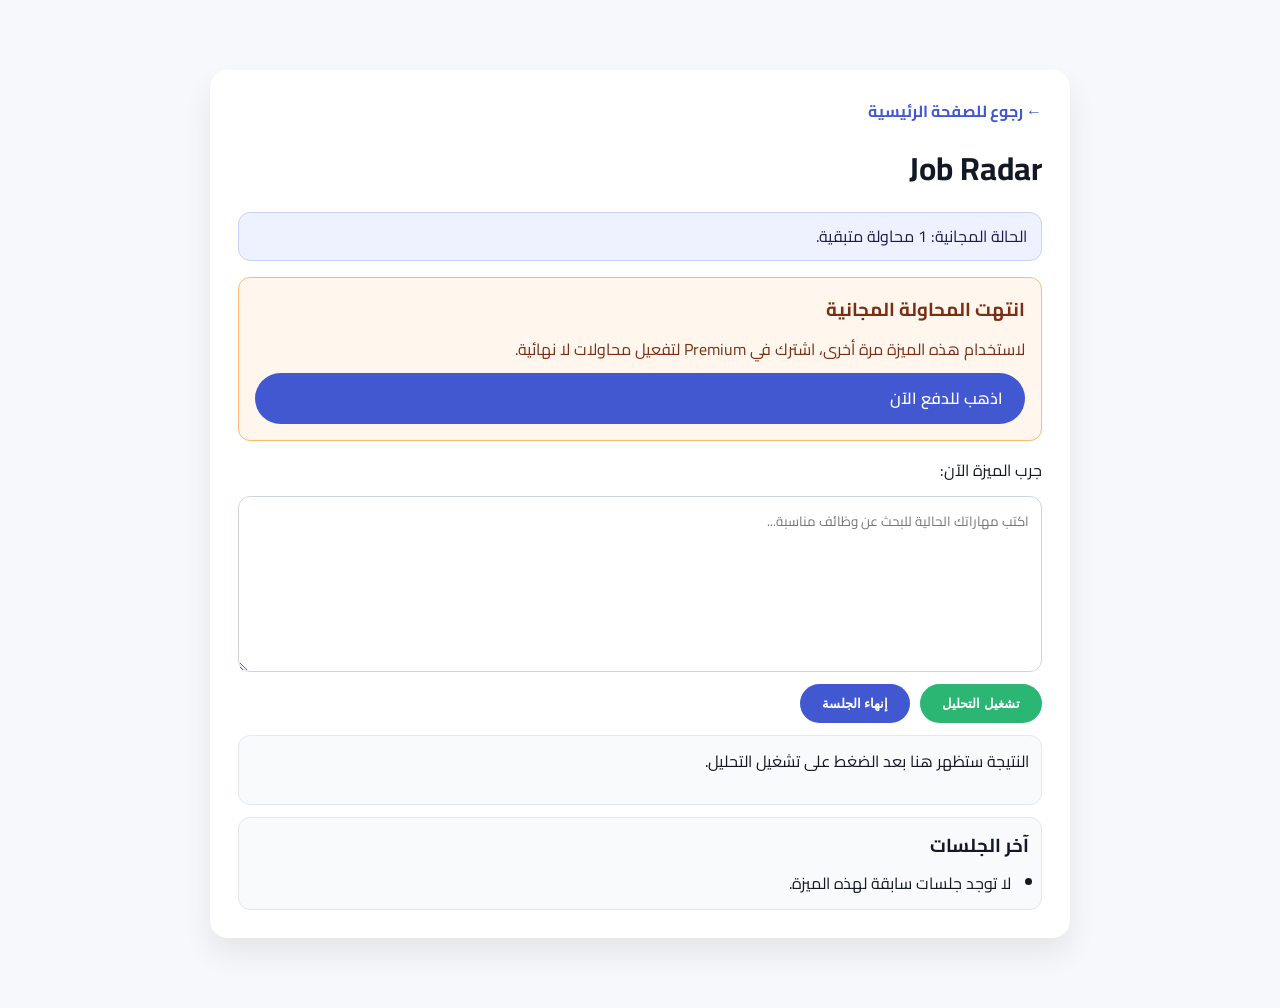
<file: jobs.html>
<!DOCTYPE html>
<html lang="ar" dir="rtl">
  <head>
    <meta charset="UTF-8" />
    <meta name="viewport" content="width=device-width, initial-scale=1.0" />
    <title>CareerPilot Feature</title>
    <link rel="stylesheet" href="styles.css" />
    <link rel="preconnect" href="https://fonts.googleapis.com" crossorigin="anonymous" />
    <link rel="preconnect" href="https://fonts.gstatic.com" crossorigin="anonymous" />
    <link href="https://fonts.googleapis.com/css2?family=Cairo:wght@400;600;700&display=swap" rel="stylesheet" />
  </head>
  <body data-feature="jobs">
    <main class="section">
      <div class="feature-page">
        <a class="back-link" href="index.html#features">← رجوع للصفحة الرئيسية</a>
        <h1 data-feature-title>Feature</h1>
        <p class="feature-status" data-status></p>

        <div data-locked hidden class="locked-box">
          <h3>انتهت المحاولة المجانية</h3>
          <p>لاستخدام هذه الميزة مرة أخرى، اشترك في Premium لتفعيل محاولات لا نهائية.</p>
          <a class="btn btn--primary" href="index.html#payment">اذهب للدفع الآن</a>
        </div>

        <section data-workspace class="workspace">
          <label for="feature-input">جرب الميزة الآن:</label>
          <textarea id="feature-input" data-input rows="6"></textarea>
          <div class="workspace__actions">
            <button class="btn btn--secondary" type="button" data-run>تشغيل التحليل</button>
            <button class="btn btn--primary" type="button" data-finish>إنهاء الجلسة</button>
          </div>
          <div class="result-box" data-result>النتيجة ستظهر هنا بعد الضغط على تشغيل التحليل.</div>
          <div class="history-box">
            <h3>آخر الجلسات</h3>
            <ul data-history></ul>
          </div>
        </section>
      </div>
    </main>

    <script src="feature.js"></script>
  </body>
</html>
</file>
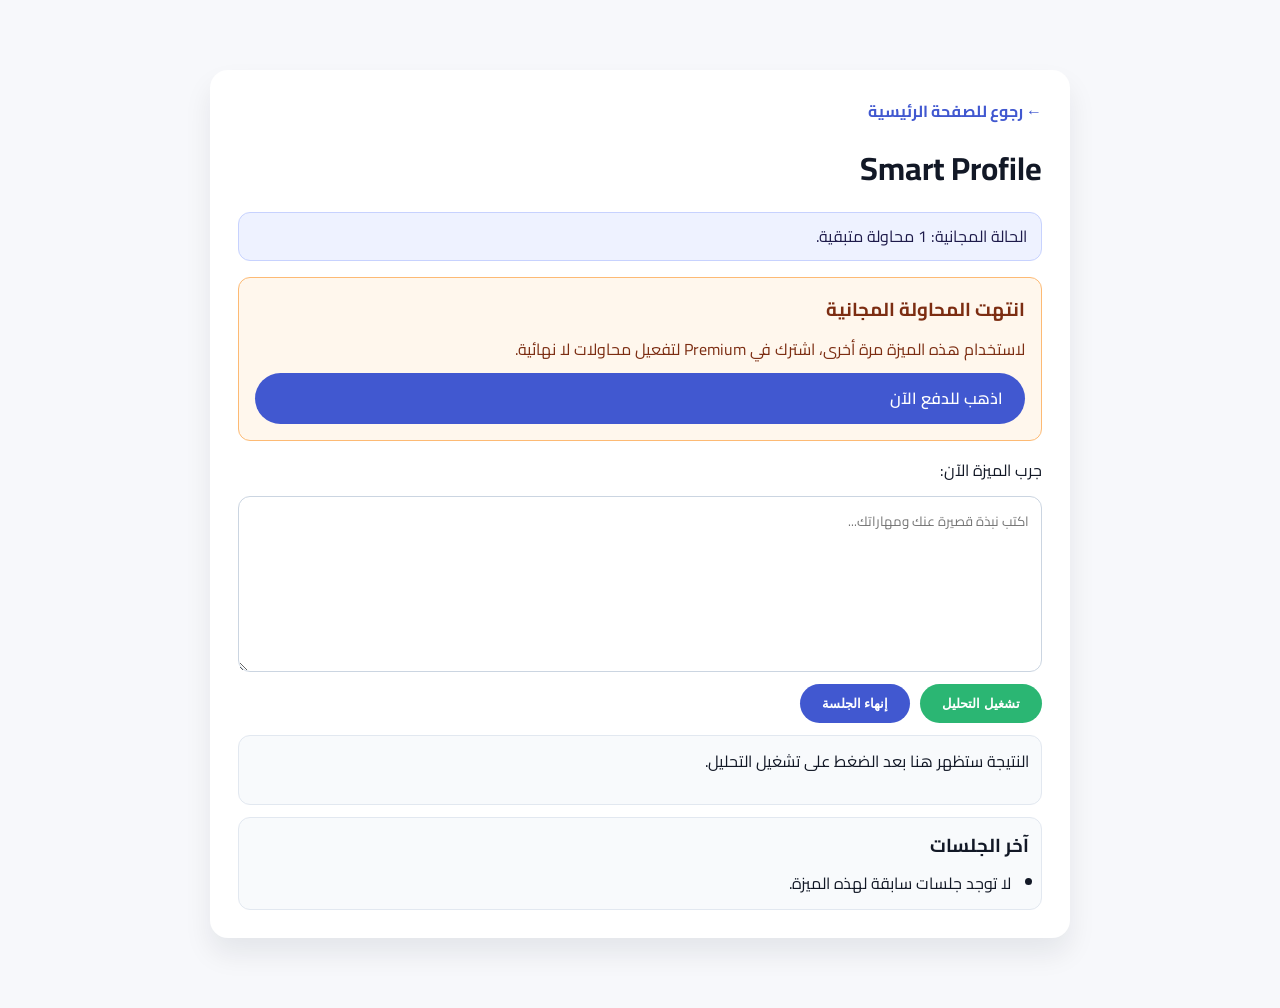
<file: profile.html>
<!DOCTYPE html>
<html lang="ar" dir="rtl">
  <head>
    <meta charset="UTF-8" />
    <meta name="viewport" content="width=device-width, initial-scale=1.0" />
    <title>CareerPilot Feature</title>
    <link rel="stylesheet" href="styles.css" />
    <link rel="preconnect" href="https://fonts.googleapis.com" crossorigin="anonymous" />
    <link rel="preconnect" href="https://fonts.gstatic.com" crossorigin="anonymous" />
    <link href="https://fonts.googleapis.com/css2?family=Cairo:wght@400;600;700&display=swap" rel="stylesheet" />
  </head>
  <body data-feature="profile">
    <main class="section">
      <div class="feature-page">
        <a class="back-link" href="index.html#features">← رجوع للصفحة الرئيسية</a>
        <h1 data-feature-title>Feature</h1>
        <p class="feature-status" data-status></p>

        <div data-locked hidden class="locked-box">
          <h3>انتهت المحاولة المجانية</h3>
          <p>لاستخدام هذه الميزة مرة أخرى، اشترك في Premium لتفعيل محاولات لا نهائية.</p>
          <a class="btn btn--primary" href="index.html#payment">اذهب للدفع الآن</a>
        </div>

        <section data-workspace class="workspace">
          <label for="feature-input">جرب الميزة الآن:</label>
          <textarea id="feature-input" data-input rows="6"></textarea>
          <div class="workspace__actions">
            <button class="btn btn--secondary" type="button" data-run>تشغيل التحليل</button>
            <button class="btn btn--primary" type="button" data-finish>إنهاء الجلسة</button>
          </div>
          <div class="result-box" data-result>النتيجة ستظهر هنا بعد الضغط على تشغيل التحليل.</div>
          <div class="history-box">
            <h3>آخر الجلسات</h3>
            <ul data-history></ul>
          </div>
        </section>
      </div>
    </main>

    <script src="feature.js"></script>
  </body>
</html>
</file>
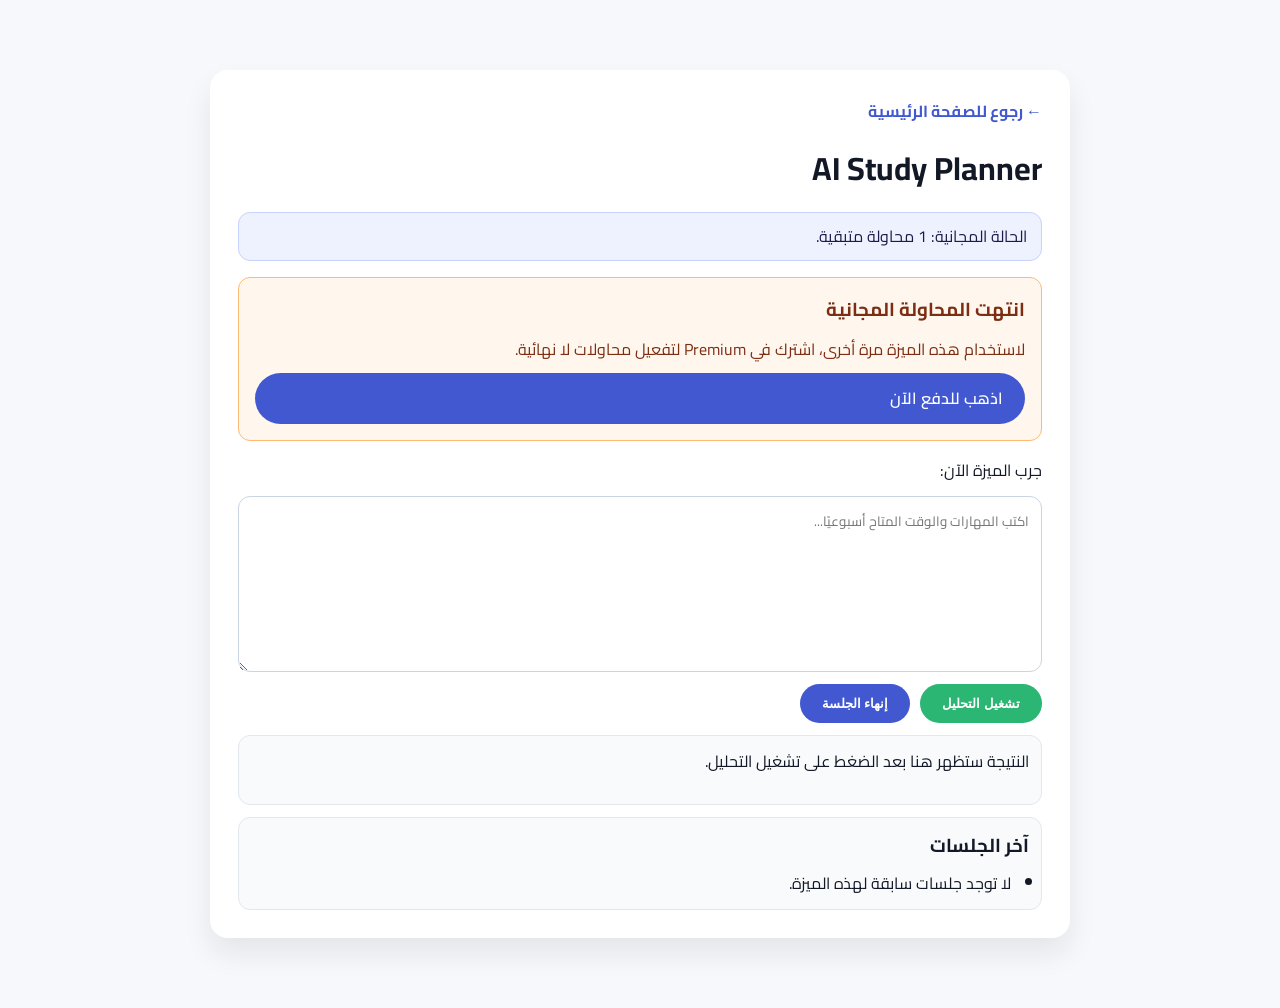
<file: study.html>
<!DOCTYPE html>
<html lang="ar" dir="rtl">
  <head>
    <meta charset="UTF-8" />
    <meta name="viewport" content="width=device-width, initial-scale=1.0" />
    <title>CareerPilot Feature</title>
    <link rel="stylesheet" href="styles.css" />
    <link rel="preconnect" href="https://fonts.googleapis.com" crossorigin="anonymous" />
    <link rel="preconnect" href="https://fonts.gstatic.com" crossorigin="anonymous" />
    <link href="https://fonts.googleapis.com/css2?family=Cairo:wght@400;600;700&display=swap" rel="stylesheet" />
  </head>
  <body data-feature="study">
    <main class="section">
      <div class="feature-page">
        <a class="back-link" href="index.html#features">← رجوع للصفحة الرئيسية</a>
        <h1 data-feature-title>Feature</h1>
        <p class="feature-status" data-status></p>

        <div data-locked hidden class="locked-box">
          <h3>انتهت المحاولة المجانية</h3>
          <p>لاستخدام هذه الميزة مرة أخرى، اشترك في Premium لتفعيل محاولات لا نهائية.</p>
          <a class="btn btn--primary" href="index.html#payment">اذهب للدفع الآن</a>
        </div>

        <section data-workspace class="workspace">
          <label for="feature-input">جرب الميزة الآن:</label>
          <textarea id="feature-input" data-input rows="6"></textarea>
          <div class="workspace__actions">
            <button class="btn btn--secondary" type="button" data-run>تشغيل التحليل</button>
            <button class="btn btn--primary" type="button" data-finish>إنهاء الجلسة</button>
          </div>
          <div class="result-box" data-result>النتيجة ستظهر هنا بعد الضغط على تشغيل التحليل.</div>
          <div class="history-box">
            <h3>آخر الجلسات</h3>
            <ul data-history></ul>
          </div>
        </section>
      </div>
    </main>

    <script src="feature.js"></script>
  </body>
</html>
</file>
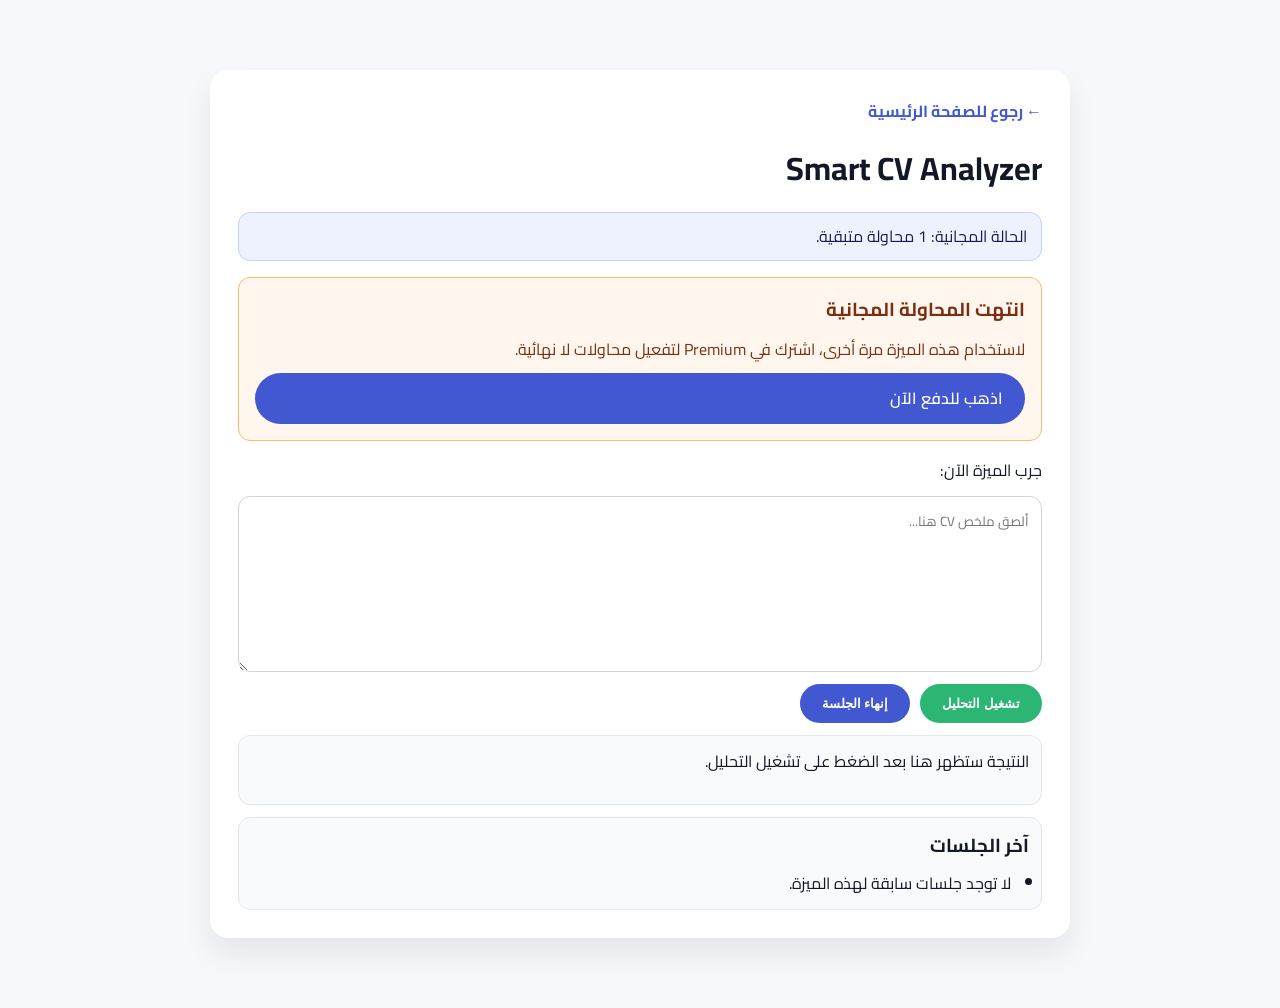
<file: Career pilot ai/cv.html>
<!DOCTYPE html>
<html lang="ar" dir="rtl">
  <head>
    <meta charset="UTF-8" />
    <meta name="viewport" content="width=device-width, initial-scale=1.0" />
    <title>CareerPilot Feature</title>
    <link rel="stylesheet" href="styles.css" />
    <link rel="preconnect" href="https://fonts.googleapis.com" crossorigin="anonymous" />
    <link rel="preconnect" href="https://fonts.gstatic.com" crossorigin="anonymous" />
    <link href="https://fonts.googleapis.com/css2?family=Cairo:wght@400;600;700&display=swap" rel="stylesheet" />
  </head>
  <body data-feature="cv">
    <main class="section">
      <div class="feature-page">
        <a class="back-link" href="index.html#features">← رجوع للصفحة الرئيسية</a>
        <h1 data-feature-title>Feature</h1>
        <p class="feature-status" data-status></p>

        <div data-locked hidden class="locked-box">
          <h3>انتهت المحاولة المجانية</h3>
          <p>لاستخدام هذه الميزة مرة أخرى، اشترك في Premium لتفعيل محاولات لا نهائية.</p>
          <a class="btn btn--primary" href="index.html#payment">اذهب للدفع الآن</a>
        </div>

        <section data-workspace class="workspace">
          <label for="feature-input">جرب الميزة الآن:</label>
          <textarea id="feature-input" data-input rows="6"></textarea>
          <div class="workspace__actions">
            <button class="btn btn--secondary" type="button" data-run>تشغيل التحليل</button>
            <button class="btn btn--primary" type="button" data-finish>إنهاء الجلسة</button>
          </div>
          <div class="result-box" data-result>النتيجة ستظهر هنا بعد الضغط على تشغيل التحليل.</div>
          <div class="history-box">
            <h3>آخر الجلسات</h3>
            <ul data-history></ul>
          </div>
        </section>
      </div>
    </main>

    <script src="feature.js"></script>
  </body>
</html>
</file>
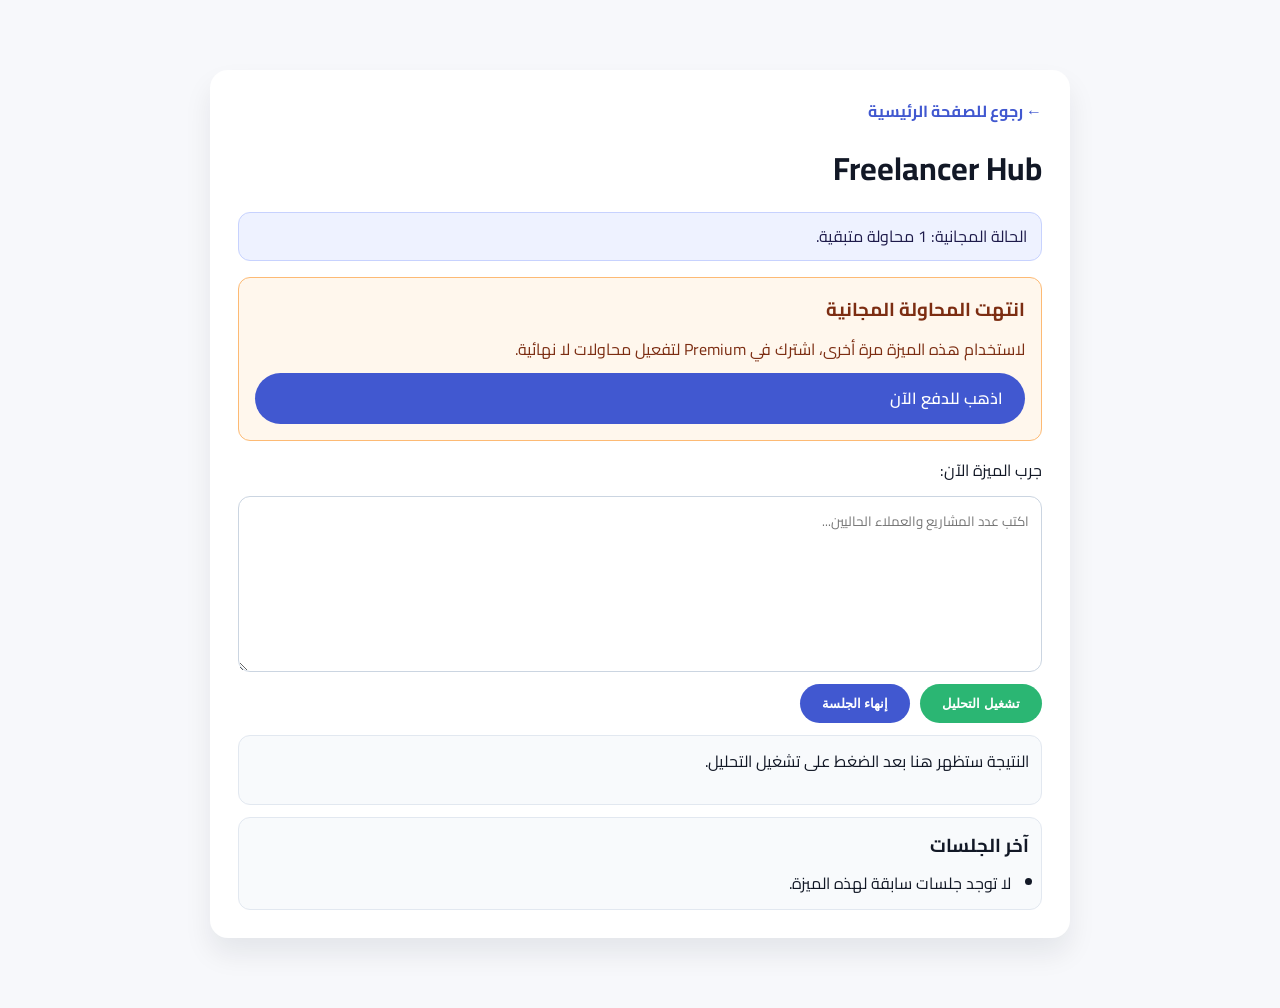
<file: Career pilot ai/freelance.html>
<!DOCTYPE html>
<html lang="ar" dir="rtl">
  <head>
    <meta charset="UTF-8" />
    <meta name="viewport" content="width=device-width, initial-scale=1.0" />
    <title>CareerPilot Feature</title>
    <link rel="stylesheet" href="styles.css" />
    <link rel="preconnect" href="https://fonts.googleapis.com" crossorigin="anonymous" />
    <link rel="preconnect" href="https://fonts.gstatic.com" crossorigin="anonymous" />
    <link href="https://fonts.googleapis.com/css2?family=Cairo:wght@400;600;700&display=swap" rel="stylesheet" />
  </head>
  <body data-feature="freelance">
    <main class="section">
      <div class="feature-page">
        <a class="back-link" href="index.html#features">← رجوع للصفحة الرئيسية</a>
        <h1 data-feature-title>Feature</h1>
        <p class="feature-status" data-status></p>

        <div data-locked hidden class="locked-box">
          <h3>انتهت المحاولة المجانية</h3>
          <p>لاستخدام هذه الميزة مرة أخرى، اشترك في Premium لتفعيل محاولات لا نهائية.</p>
          <a class="btn btn--primary" href="index.html#payment">اذهب للدفع الآن</a>
        </div>

        <section data-workspace class="workspace">
          <label for="feature-input">جرب الميزة الآن:</label>
          <textarea id="feature-input" data-input rows="6"></textarea>
          <div class="workspace__actions">
            <button class="btn btn--secondary" type="button" data-run>تشغيل التحليل</button>
            <button class="btn btn--primary" type="button" data-finish>إنهاء الجلسة</button>
          </div>
          <div class="result-box" data-result>النتيجة ستظهر هنا بعد الضغط على تشغيل التحليل.</div>
          <div class="history-box">
            <h3>آخر الجلسات</h3>
            <ul data-history></ul>
          </div>
        </section>
      </div>
    </main>

    <script src="feature.js"></script>
  </body>
</html>
</file>
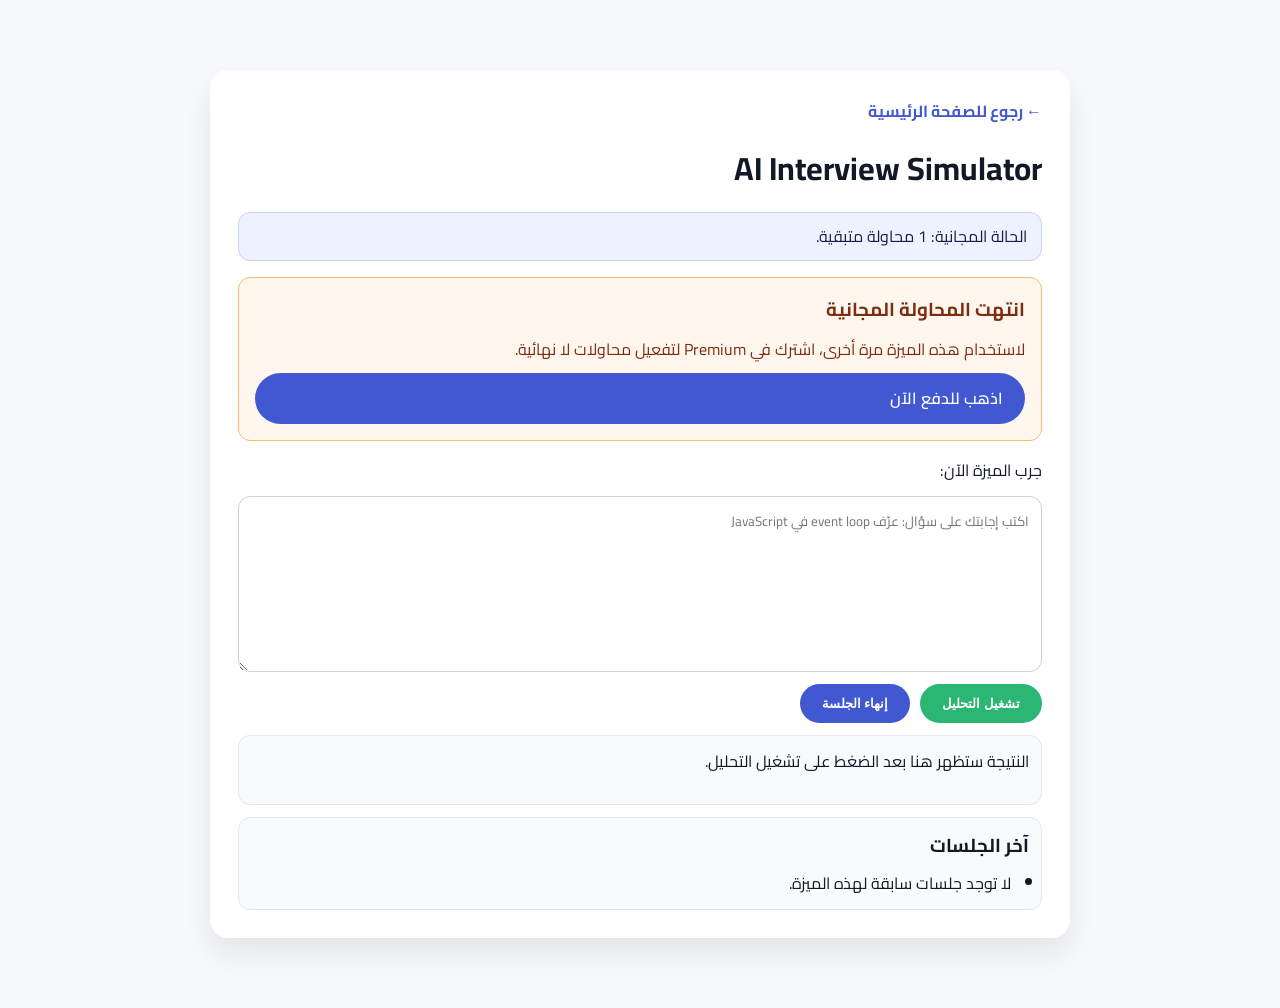
<file: Career pilot ai/interview.html>
<!DOCTYPE html>
<html lang="ar" dir="rtl">
  <head>
    <meta charset="UTF-8" />
    <meta name="viewport" content="width=device-width, initial-scale=1.0" />
    <title>CareerPilot Feature</title>
    <link rel="stylesheet" href="styles.css" />
    <link rel="preconnect" href="https://fonts.googleapis.com" crossorigin="anonymous" />
    <link rel="preconnect" href="https://fonts.gstatic.com" crossorigin="anonymous" />
    <link href="https://fonts.googleapis.com/css2?family=Cairo:wght@400;600;700&display=swap" rel="stylesheet" />
  </head>
  <body data-feature="interview">
    <main class="section">
      <div class="feature-page">
        <a class="back-link" href="index.html#features">← رجوع للصفحة الرئيسية</a>
        <h1 data-feature-title>Feature</h1>
        <p class="feature-status" data-status></p>

        <div data-locked hidden class="locked-box">
          <h3>انتهت المحاولة المجانية</h3>
          <p>لاستخدام هذه الميزة مرة أخرى، اشترك في Premium لتفعيل محاولات لا نهائية.</p>
          <a class="btn btn--primary" href="index.html#payment">اذهب للدفع الآن</a>
        </div>

        <section data-workspace class="workspace">
          <label for="feature-input">جرب الميزة الآن:</label>
          <textarea id="feature-input" data-input rows="6"></textarea>
          <div class="workspace__actions">
            <button class="btn btn--secondary" type="button" data-run>تشغيل التحليل</button>
            <button class="btn btn--primary" type="button" data-finish>إنهاء الجلسة</button>
          </div>
          <div class="result-box" data-result>النتيجة ستظهر هنا بعد الضغط على تشغيل التحليل.</div>
          <div class="history-box">
            <h3>آخر الجلسات</h3>
            <ul data-history></ul>
          </div>
        </section>
      </div>
    </main>

    <script src="feature.js"></script>
  </body>
</html>
</file>
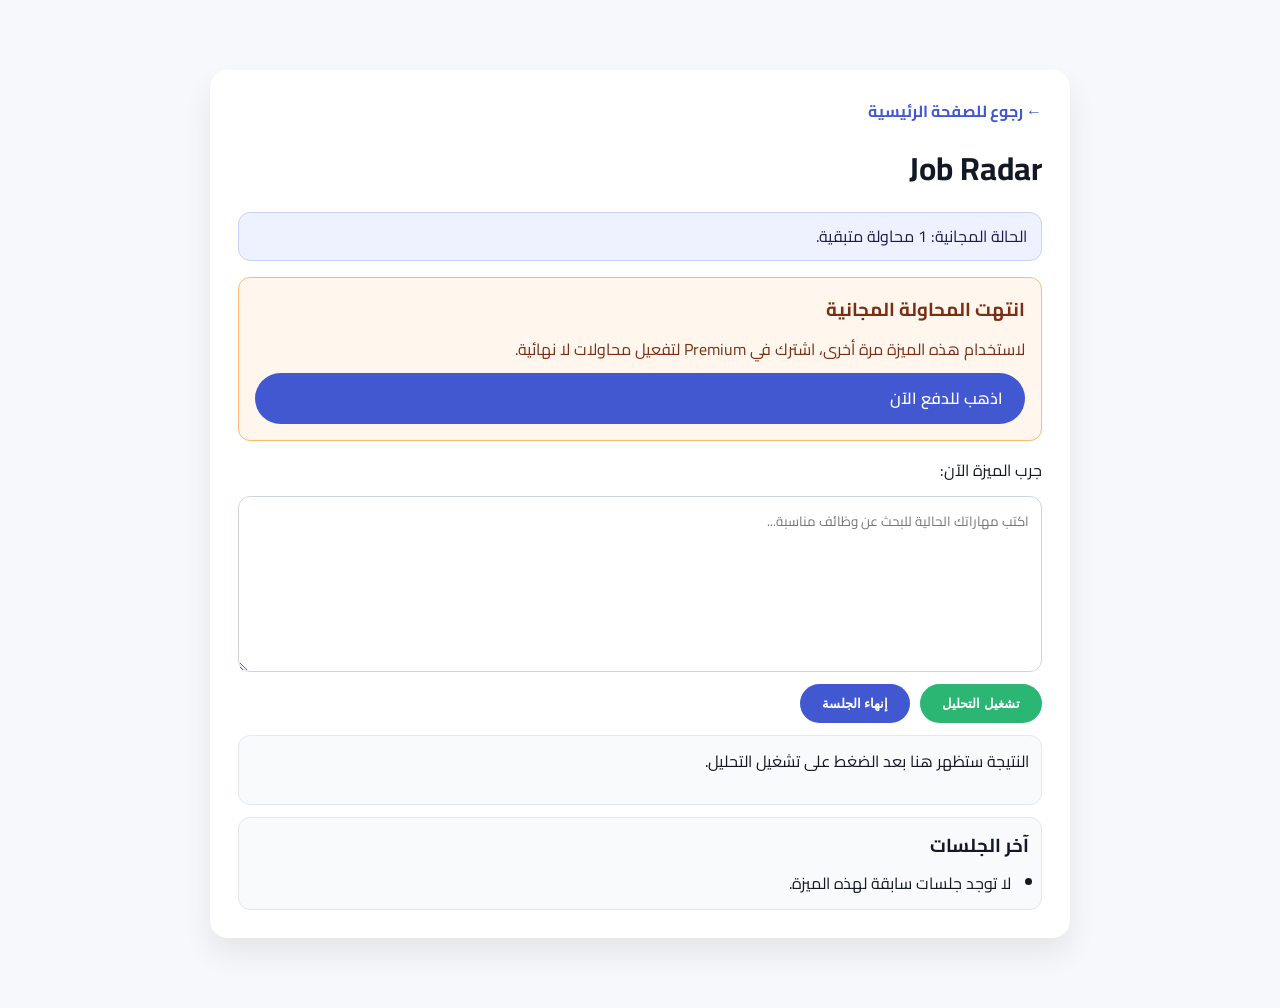
<file: Career pilot ai/jobs.html>
<!DOCTYPE html>
<html lang="ar" dir="rtl">
  <head>
    <meta charset="UTF-8" />
    <meta name="viewport" content="width=device-width, initial-scale=1.0" />
    <title>CareerPilot Feature</title>
    <link rel="stylesheet" href="styles.css" />
    <link rel="preconnect" href="https://fonts.googleapis.com" crossorigin="anonymous" />
    <link rel="preconnect" href="https://fonts.gstatic.com" crossorigin="anonymous" />
    <link href="https://fonts.googleapis.com/css2?family=Cairo:wght@400;600;700&display=swap" rel="stylesheet" />
  </head>
  <body data-feature="jobs">
    <main class="section">
      <div class="feature-page">
        <a class="back-link" href="index.html#features">← رجوع للصفحة الرئيسية</a>
        <h1 data-feature-title>Feature</h1>
        <p class="feature-status" data-status></p>

        <div data-locked hidden class="locked-box">
          <h3>انتهت المحاولة المجانية</h3>
          <p>لاستخدام هذه الميزة مرة أخرى، اشترك في Premium لتفعيل محاولات لا نهائية.</p>
          <a class="btn btn--primary" href="index.html#payment">اذهب للدفع الآن</a>
        </div>

        <section data-workspace class="workspace">
          <label for="feature-input">جرب الميزة الآن:</label>
          <textarea id="feature-input" data-input rows="6"></textarea>
          <div class="workspace__actions">
            <button class="btn btn--secondary" type="button" data-run>تشغيل التحليل</button>
            <button class="btn btn--primary" type="button" data-finish>إنهاء الجلسة</button>
          </div>
          <div class="result-box" data-result>النتيجة ستظهر هنا بعد الضغط على تشغيل التحليل.</div>
          <div class="history-box">
            <h3>آخر الجلسات</h3>
            <ul data-history></ul>
          </div>
        </section>
      </div>
    </main>

    <script src="feature.js"></script>
  </body>
</html>
</file>
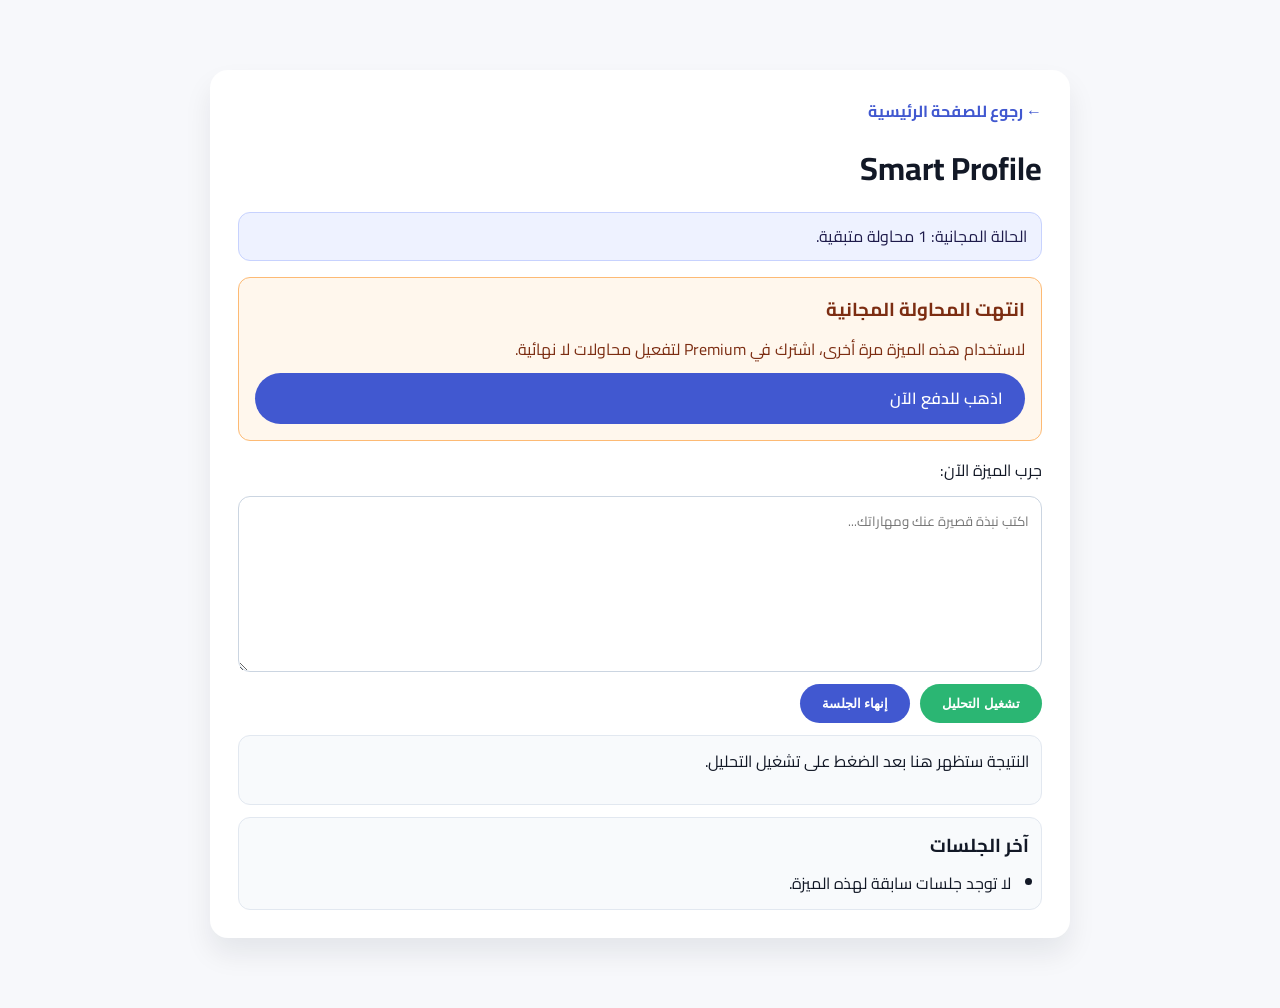
<file: Career pilot ai/profile.html>
<!DOCTYPE html>
<html lang="ar" dir="rtl">
  <head>
    <meta charset="UTF-8" />
    <meta name="viewport" content="width=device-width, initial-scale=1.0" />
    <title>CareerPilot Feature</title>
    <link rel="stylesheet" href="styles.css" />
    <link rel="preconnect" href="https://fonts.googleapis.com" crossorigin="anonymous" />
    <link rel="preconnect" href="https://fonts.gstatic.com" crossorigin="anonymous" />
    <link href="https://fonts.googleapis.com/css2?family=Cairo:wght@400;600;700&display=swap" rel="stylesheet" />
  </head>
  <body data-feature="profile">
    <main class="section">
      <div class="feature-page">
        <a class="back-link" href="index.html#features">← رجوع للصفحة الرئيسية</a>
        <h1 data-feature-title>Feature</h1>
        <p class="feature-status" data-status></p>

        <div data-locked hidden class="locked-box">
          <h3>انتهت المحاولة المجانية</h3>
          <p>لاستخدام هذه الميزة مرة أخرى، اشترك في Premium لتفعيل محاولات لا نهائية.</p>
          <a class="btn btn--primary" href="index.html#payment">اذهب للدفع الآن</a>
        </div>

        <section data-workspace class="workspace">
          <label for="feature-input">جرب الميزة الآن:</label>
          <textarea id="feature-input" data-input rows="6"></textarea>
          <div class="workspace__actions">
            <button class="btn btn--secondary" type="button" data-run>تشغيل التحليل</button>
            <button class="btn btn--primary" type="button" data-finish>إنهاء الجلسة</button>
          </div>
          <div class="result-box" data-result>النتيجة ستظهر هنا بعد الضغط على تشغيل التحليل.</div>
          <div class="history-box">
            <h3>آخر الجلسات</h3>
            <ul data-history></ul>
          </div>
        </section>
      </div>
    </main>

    <script src="feature.js"></script>
  </body>
</html>
</file>
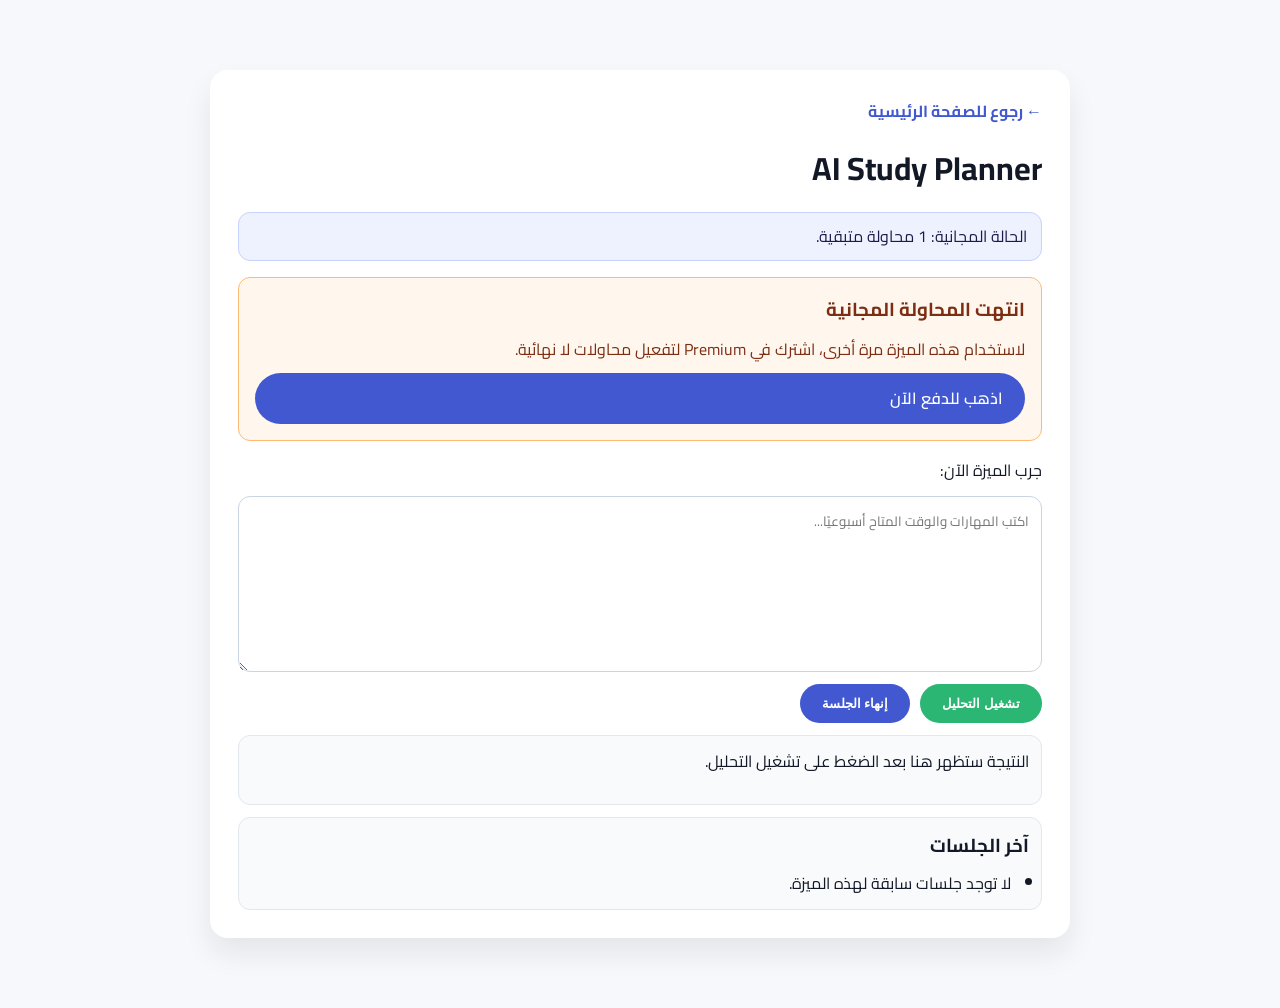
<file: Career pilot ai/study.html>
<!DOCTYPE html>
<html lang="ar" dir="rtl">
  <head>
    <meta charset="UTF-8" />
    <meta name="viewport" content="width=device-width, initial-scale=1.0" />
    <title>CareerPilot Feature</title>
    <link rel="stylesheet" href="styles.css" />
    <link rel="preconnect" href="https://fonts.googleapis.com" crossorigin="anonymous" />
    <link rel="preconnect" href="https://fonts.gstatic.com" crossorigin="anonymous" />
    <link href="https://fonts.googleapis.com/css2?family=Cairo:wght@400;600;700&display=swap" rel="stylesheet" />
  </head>
  <body data-feature="study">
    <main class="section">
      <div class="feature-page">
        <a class="back-link" href="index.html#features">← رجوع للصفحة الرئيسية</a>
        <h1 data-feature-title>Feature</h1>
        <p class="feature-status" data-status></p>

        <div data-locked hidden class="locked-box">
          <h3>انتهت المحاولة المجانية</h3>
          <p>لاستخدام هذه الميزة مرة أخرى، اشترك في Premium لتفعيل محاولات لا نهائية.</p>
          <a class="btn btn--primary" href="index.html#payment">اذهب للدفع الآن</a>
        </div>

        <section data-workspace class="workspace">
          <label for="feature-input">جرب الميزة الآن:</label>
          <textarea id="feature-input" data-input rows="6"></textarea>
          <div class="workspace__actions">
            <button class="btn btn--secondary" type="button" data-run>تشغيل التحليل</button>
            <button class="btn btn--primary" type="button" data-finish>إنهاء الجلسة</button>
          </div>
          <div class="result-box" data-result>النتيجة ستظهر هنا بعد الضغط على تشغيل التحليل.</div>
          <div class="history-box">
            <h3>آخر الجلسات</h3>
            <ul data-history></ul>
          </div>
        </section>
      </div>
    </main>

    <script src="feature.js"></script>
  </body>
</html>
</file>
<file: styles.css>
* {
  box-sizing: border-box;
  margin: 0;
  padding: 0;
}

body {
  font-family: "Cairo", sans-serif;
  background: #f7f8fb;
  color: #121826;
  line-height: 1.7;
}

a {
  color: inherit;
  text-decoration: none;
}

ul {
  list-style: none;
}

.hero {
  background: radial-gradient(circle at top, #e0f2ff, #f7f8fb);
  padding: 40px 6vw 80px;
}

.nav {
  display: flex;
  align-items: center;
  justify-content: space-between;
  gap: 24px;
  margin-bottom: 40px;
}

.logo {
  font-weight: 700;
  font-size: 1.4rem;
}

.nav__links {
  display: flex;
  gap: 20px;
  align-items: center;
}

.nav__links a {
  font-weight: 600;
  color: #233151;
}

.nav__toggle {
  display: none;
  background: none;
  border: none;
  font-size: 1.6rem;
}

.hero__content {
  display: grid;
  grid-template-columns: repeat(auto-fit, minmax(280px, 1fr));
  gap: 32px;
  align-items: center;
}

.hero__text h1 {
  font-size: clamp(2rem, 4vw, 3.2rem);
  margin: 12px 0 18px;
}

.hero__text h1 span {
  display: block;
  color: #4158d0;
  font-size: 0.8em;
  margin-top: 8px;
}

.eyebrow {
  font-weight: 600;
  color: #4c5b77;
}

.lead {
  color: #3a475f;
  margin-bottom: 24px;
}

.hero__actions {
  display: flex;
  flex-wrap: wrap;
  gap: 12px;
  margin-bottom: 24px;
}

.hero__stats {
  display: flex;
  gap: 24px;
  flex-wrap: wrap;
}

.hero__stats div {
  background: white;
  padding: 12px 18px;
  border-radius: 12px;
  box-shadow: 0 10px 20px rgba(18, 24, 38, 0.06);
}

.hero__stats strong {
  font-size: 1.2rem;
  display: block;
}

.hero__card {
  background: white;
  padding: 24px;
  border-radius: 20px;
  box-shadow: 0 20px 40px rgba(18, 24, 38, 0.12);
}

.hero__card ul {
  margin: 16px 0;
  display: grid;
  gap: 10px;
}

.btn {
  border: none;
  padding: 12px 22px;
  border-radius: 999px;
  font-weight: 600;
  cursor: pointer;
  transition: transform 0.2s ease, box-shadow 0.2s ease;
}

.btn:hover {
  transform: translateY(-2px);
  box-shadow: 0 12px 20px rgba(18, 24, 38, 0.12);
}

.btn--primary {
  background: #4158d0;
  color: white;
}

.btn--secondary {
  background: #2bb673;
  color: white;
}

.btn--ghost {
  background: white;
  border: 1px solid #cbd5e1;
  color: #233151;
}

.section {
  padding: 70px 6vw;
}

.section--alt {
  background: white;
}

.section__header {
  text-align: center;
  margin-bottom: 40px;
}

.section__header h2 {
  font-size: clamp(1.8rem, 3vw, 2.4rem);
  margin-bottom: 12px;
}

.grid {
  display: grid;
  gap: 24px;
  grid-template-columns: repeat(auto-fit, minmax(240px, 1fr));
}

.card {
  background: white;
  padding: 24px;
  border-radius: 18px;
  box-shadow: 0 14px 30px rgba(18, 24, 38, 0.08);
}

.card ul {
  margin-top: 16px;
  display: grid;
  gap: 8px;
  color: #4c5b77;
}

.stack {
  display: grid;
  grid-template-columns: repeat(auto-fit, minmax(240px, 1fr));
  gap: 20px;
}

.stack__item {
  background: #f7f8fb;
  padding: 20px;
  border-radius: 16px;
  border: 1px solid #e2e8f0;
}

.pricing {
  display: grid;
  gap: 24px;
  grid-template-columns: repeat(auto-fit, minmax(260px, 1fr));
  align-items: stretch;
}

.price-card {
  background: white;
  padding: 26px;
  border-radius: 20px;
  box-shadow: 0 16px 30px rgba(18, 24, 38, 0.08);
  position: relative;
}

.price-card--highlight {
  border: 2px solid #4158d0;
}

.badge {
  position: absolute;
  top: 16px;
  left: 16px;
  background: #2bb673;
  color: white;
  padding: 4px 10px;
  border-radius: 12px;
  font-size: 0.8rem;
}

.price {
  font-size: 1.8rem;
  font-weight: 700;
  margin: 10px 0 16px;
}

.price-card ul {
  display: grid;
  gap: 8px;
  margin-bottom: 20px;
}

.features {
  display: grid;
  gap: 20px;
  grid-template-columns: repeat(auto-fit, minmax(240px, 1fr));
}

.feature-card {
  background: #0f172a;
  color: #e2e8f0;
  padding: 22px;
  border-radius: 18px;
  display: grid;
  gap: 12px;
  min-height: 200px;
}

.feature-card p {
  color: #cbd5f5;
}

.feature-card .usage {
  font-size: 0.85rem;
  color: #facc15;
}

.feature-card .btn {
  justify-self: start;
}

.feature-card.is-active {
  outline: 2px solid #2bb673;
  box-shadow: 0 12px 30px rgba(43, 182, 115, 0.35);
}

.payment {
  background: white;
  padding: 26px;
  border-radius: 18px;
  display: grid;
  gap: 18px;
  align-items: center;
  box-shadow: 0 14px 30px rgba(18, 24, 38, 0.08);
  grid-template-columns: repeat(auto-fit, minmax(240px, 1fr));
}

.payment__status {
  font-weight: 600;
  color: #2bb673;
}

.footer {
  display: grid;
  gap: 24px;
  grid-template-columns: repeat(auto-fit, minmax(220px, 1fr));
  padding: 40px 6vw 60px;
  background: #121826;
  color: white;
}

.footer ul {
  margin-top: 10px;
  display: grid;
  gap: 6px;
}

@media (max-width: 768px) {
  .nav__toggle {
    display: block;
  }

  .nav__links {
    position: absolute;
    top: 80px;
    right: 6vw;
    background: white;
    flex-direction: column;
    padding: 16px;
    border-radius: 16px;
    box-shadow: 0 18px 30px rgba(18, 24, 38, 0.1);
    display: none;
  }

  .nav__links.is-open {
    display: flex;
  }
}

.feature-page {
  max-width: 860px;
  margin: 0 auto;
  background: white;
  border-radius: 18px;
  padding: 28px;
  box-shadow: 0 16px 28px rgba(18, 24, 38, 0.08);
  display: grid;
  gap: 16px;
}

.back-link {
  color: #4158d0;
  font-weight: 700;
}

.feature-status {
  background: #eef2ff;
  border: 1px solid #c7d2fe;
  color: #1e1b4b;
  border-radius: 12px;
  padding: 10px 14px;
}

.workspace {
  display: grid;
  gap: 12px;
}

.workspace textarea {
  border: 1px solid #cbd5e1;
  border-radius: 12px;
  padding: 12px;
  font-family: 'Cairo', sans-serif;
}

.workspace__actions {
  display: flex;
  flex-wrap: wrap;
  gap: 10px;
}

.result-box {
  background: #f8fafc;
  border: 1px solid #e2e8f0;
  border-radius: 12px;
  padding: 12px;
  min-height: 70px;
}

.locked-box {
  background: #fff7ed;
  border: 1px solid #fdba74;
  color: #7c2d12;
  border-radius: 12px;
  padding: 16px;
  display: grid;
  gap: 10px;
}

.account-panel {
  max-width: 820px;
  margin: 0 auto;
  background: white;
  border-radius: 16px;
  border: 1px solid #e2e8f0;
  padding: 20px;
  display: grid;
  gap: 10px;
}

.account-badge {
  width: fit-content;
  background: #e2e8f0;
  color: #1e293b;
  border-radius: 999px;
  padding: 4px 12px;
  font-weight: 700;
}

.account-badge--premium {
  background: #dcfce7;
  color: #166534;
}

.account-actions {
  display: flex;
  flex-wrap: wrap;
  gap: 10px;
}

.payment-form {
  display: grid;
  gap: 12px;
}

.payment-form label {
  display: grid;
  gap: 6px;
  font-weight: 600;
}

.payment-form input {
  border: 1px solid #cbd5e1;
  border-radius: 10px;
  padding: 10px;
  font-family: "Cairo", sans-serif;
}

.payment-form__row {
  display: grid;
  grid-template-columns: 1fr 1fr;
  gap: 10px;
}

.payment__status--error {
  color: #b91c1c;
}

.history-box {
  border: 1px solid #e2e8f0;
  border-radius: 12px;
  padding: 12px;
  background: #f8fafc;
}

.history-box ul {
  list-style: disc;
  padding-inline-start: 18px;
  display: grid;
  gap: 8px;
  margin-top: 8px;
}
</file>
<file: Career pilot ai/styles.css>
* {
  box-sizing: border-box;
  margin: 0;
  padding: 0;
}

body {
  font-family: "Cairo", sans-serif;
  background: #f7f8fb;
  color: #121826;
  line-height: 1.7;
}

a {
  color: inherit;
  text-decoration: none;
}

ul {
  list-style: none;
}

.hero {
  background: radial-gradient(circle at top, #e0f2ff, #f7f8fb);
  padding: 40px 6vw 80px;
}

.nav {
  display: flex;
  align-items: center;
  justify-content: space-between;
  gap: 24px;
  margin-bottom: 40px;
}

.logo {
  font-weight: 700;
  font-size: 1.4rem;
}

.nav__links {
  display: flex;
  gap: 20px;
  align-items: center;
}

.nav__links a {
  font-weight: 600;
  color: #233151;
}

.nav__toggle {
  display: none;
  background: none;
  border: none;
  font-size: 1.6rem;
}

.hero__content {
  display: grid;
  grid-template-columns: repeat(auto-fit, minmax(280px, 1fr));
  gap: 32px;
  align-items: center;
}

.hero__text h1 {
  font-size: clamp(2rem, 4vw, 3.2rem);
  margin: 12px 0 18px;
}

.hero__text h1 span {
  display: block;
  color: #4158d0;
  font-size: 0.8em;
  margin-top: 8px;
}

.eyebrow {
  font-weight: 600;
  color: #4c5b77;
}

.lead {
  color: #3a475f;
  margin-bottom: 24px;
}

.hero__actions {
  display: flex;
  flex-wrap: wrap;
  gap: 12px;
  margin-bottom: 24px;
}

.hero__stats {
  display: flex;
  gap: 24px;
  flex-wrap: wrap;
}

.hero__stats div {
  background: white;
  padding: 12px 18px;
  border-radius: 12px;
  box-shadow: 0 10px 20px rgba(18, 24, 38, 0.06);
}

.hero__stats strong {
  font-size: 1.2rem;
  display: block;
}

.hero__card {
  background: white;
  padding: 24px;
  border-radius: 20px;
  box-shadow: 0 20px 40px rgba(18, 24, 38, 0.12);
}

.hero__card ul {
  margin: 16px 0;
  display: grid;
  gap: 10px;
}

.btn {
  border: none;
  padding: 12px 22px;
  border-radius: 999px;
  font-weight: 600;
  cursor: pointer;
  transition: transform 0.2s ease, box-shadow 0.2s ease;
}

.btn:hover {
  transform: translateY(-2px);
  box-shadow: 0 12px 20px rgba(18, 24, 38, 0.12);
}

.btn--primary {
  background: #4158d0;
  color: white;
}

.btn--secondary {
  background: #2bb673;
  color: white;
}

.btn--ghost {
  background: white;
  border: 1px solid #cbd5e1;
  color: #233151;
}

.section {
  padding: 70px 6vw;
}

.section--alt {
  background: white;
}

.section__header {
  text-align: center;
  margin-bottom: 40px;
}

.section__header h2 {
  font-size: clamp(1.8rem, 3vw, 2.4rem);
  margin-bottom: 12px;
}

.grid {
  display: grid;
  gap: 24px;
  grid-template-columns: repeat(auto-fit, minmax(240px, 1fr));
}

.card {
  background: white;
  padding: 24px;
  border-radius: 18px;
  box-shadow: 0 14px 30px rgba(18, 24, 38, 0.08);
}

.card ul {
  margin-top: 16px;
  display: grid;
  gap: 8px;
  color: #4c5b77;
}

.stack {
  display: grid;
  grid-template-columns: repeat(auto-fit, minmax(240px, 1fr));
  gap: 20px;
}

.stack__item {
  background: #f7f8fb;
  padding: 20px;
  border-radius: 16px;
  border: 1px solid #e2e8f0;
}

.pricing {
  display: grid;
  gap: 24px;
  grid-template-columns: repeat(auto-fit, minmax(260px, 1fr));
  align-items: stretch;
}

.price-card {
  background: white;
  padding: 26px;
  border-radius: 20px;
  box-shadow: 0 16px 30px rgba(18, 24, 38, 0.08);
  position: relative;
}

.price-card--highlight {
  border: 2px solid #4158d0;
}

.badge {
  position: absolute;
  top: 16px;
  left: 16px;
  background: #2bb673;
  color: white;
  padding: 4px 10px;
  border-radius: 12px;
  font-size: 0.8rem;
}

.price {
  font-size: 1.8rem;
  font-weight: 700;
  margin: 10px 0 16px;
}

.price-card ul {
  display: grid;
  gap: 8px;
  margin-bottom: 20px;
}

.features {
  display: grid;
  gap: 20px;
  grid-template-columns: repeat(auto-fit, minmax(240px, 1fr));
}

.feature-card {
  background: #0f172a;
  color: #e2e8f0;
  padding: 22px;
  border-radius: 18px;
  display: grid;
  gap: 12px;
  min-height: 200px;
}

.feature-card p {
  color: #cbd5f5;
}

.feature-card .usage {
  font-size: 0.85rem;
  color: #facc15;
}

.feature-card .btn {
  justify-self: start;
}

.feature-card.is-active {
  outline: 2px solid #2bb673;
  box-shadow: 0 12px 30px rgba(43, 182, 115, 0.35);
}

.payment {
  background: white;
  padding: 26px;
  border-radius: 18px;
  display: grid;
  gap: 18px;
  align-items: center;
  box-shadow: 0 14px 30px rgba(18, 24, 38, 0.08);
  grid-template-columns: repeat(auto-fit, minmax(240px, 1fr));
}

.payment__status {
  font-weight: 600;
  color: #2bb673;
}

.footer {
  display: grid;
  gap: 24px;
  grid-template-columns: repeat(auto-fit, minmax(220px, 1fr));
  padding: 40px 6vw 60px;
  background: #121826;
  color: white;
}

.footer ul {
  margin-top: 10px;
  display: grid;
  gap: 6px;
}

@media (max-width: 768px) {
  .nav__toggle {
    display: block;
  }

  .nav__links {
    position: absolute;
    top: 80px;
    right: 6vw;
    background: white;
    flex-direction: column;
    padding: 16px;
    border-radius: 16px;
    box-shadow: 0 18px 30px rgba(18, 24, 38, 0.1);
    display: none;
  }

  .nav__links.is-open {
    display: flex;
  }
}

.feature-page {
  max-width: 860px;
  margin: 0 auto;
  background: white;
  border-radius: 18px;
  padding: 28px;
  box-shadow: 0 16px 28px rgba(18, 24, 38, 0.08);
  display: grid;
  gap: 16px;
}

.back-link {
  color: #4158d0;
  font-weight: 700;
}

.feature-status {
  background: #eef2ff;
  border: 1px solid #c7d2fe;
  color: #1e1b4b;
  border-radius: 12px;
  padding: 10px 14px;
}

.workspace {
  display: grid;
  gap: 12px;
}

.workspace textarea {
  border: 1px solid #cbd5e1;
  border-radius: 12px;
  padding: 12px;
  font-family: 'Cairo', sans-serif;
}

.workspace__actions {
  display: flex;
  flex-wrap: wrap;
  gap: 10px;
}

.result-box {
  background: #f8fafc;
  border: 1px solid #e2e8f0;
  border-radius: 12px;
  padding: 12px;
  min-height: 70px;
}

.locked-box {
  background: #fff7ed;
  border: 1px solid #fdba74;
  color: #7c2d12;
  border-radius: 12px;
  padding: 16px;
  display: grid;
  gap: 10px;
}

.account-panel {
  max-width: 820px;
  margin: 0 auto;
  background: white;
  border-radius: 16px;
  border: 1px solid #e2e8f0;
  padding: 20px;
  display: grid;
  gap: 10px;
}

.account-badge {
  width: fit-content;
  background: #e2e8f0;
  color: #1e293b;
  border-radius: 999px;
  padding: 4px 12px;
  font-weight: 700;
}

.account-badge--premium {
  background: #dcfce7;
  color: #166534;
}

.account-actions {
  display: flex;
  flex-wrap: wrap;
  gap: 10px;
}

.payment-form {
  display: grid;
  gap: 12px;
}

.payment-form label {
  display: grid;
  gap: 6px;
  font-weight: 600;
}

.payment-form input {
  border: 1px solid #cbd5e1;
  border-radius: 10px;
  padding: 10px;
  font-family: "Cairo", sans-serif;
}

.payment-form__row {
  display: grid;
  grid-template-columns: 1fr 1fr;
  gap: 10px;
}

.payment__status--error {
  color: #b91c1c;
}

.history-box {
  border: 1px solid #e2e8f0;
  border-radius: 12px;
  padding: 12px;
  background: #f8fafc;
}

.history-box ul {
  list-style: disc;
  padding-inline-start: 18px;
  display: grid;
  gap: 8px;
  margin-top: 8px;
}
</file>
